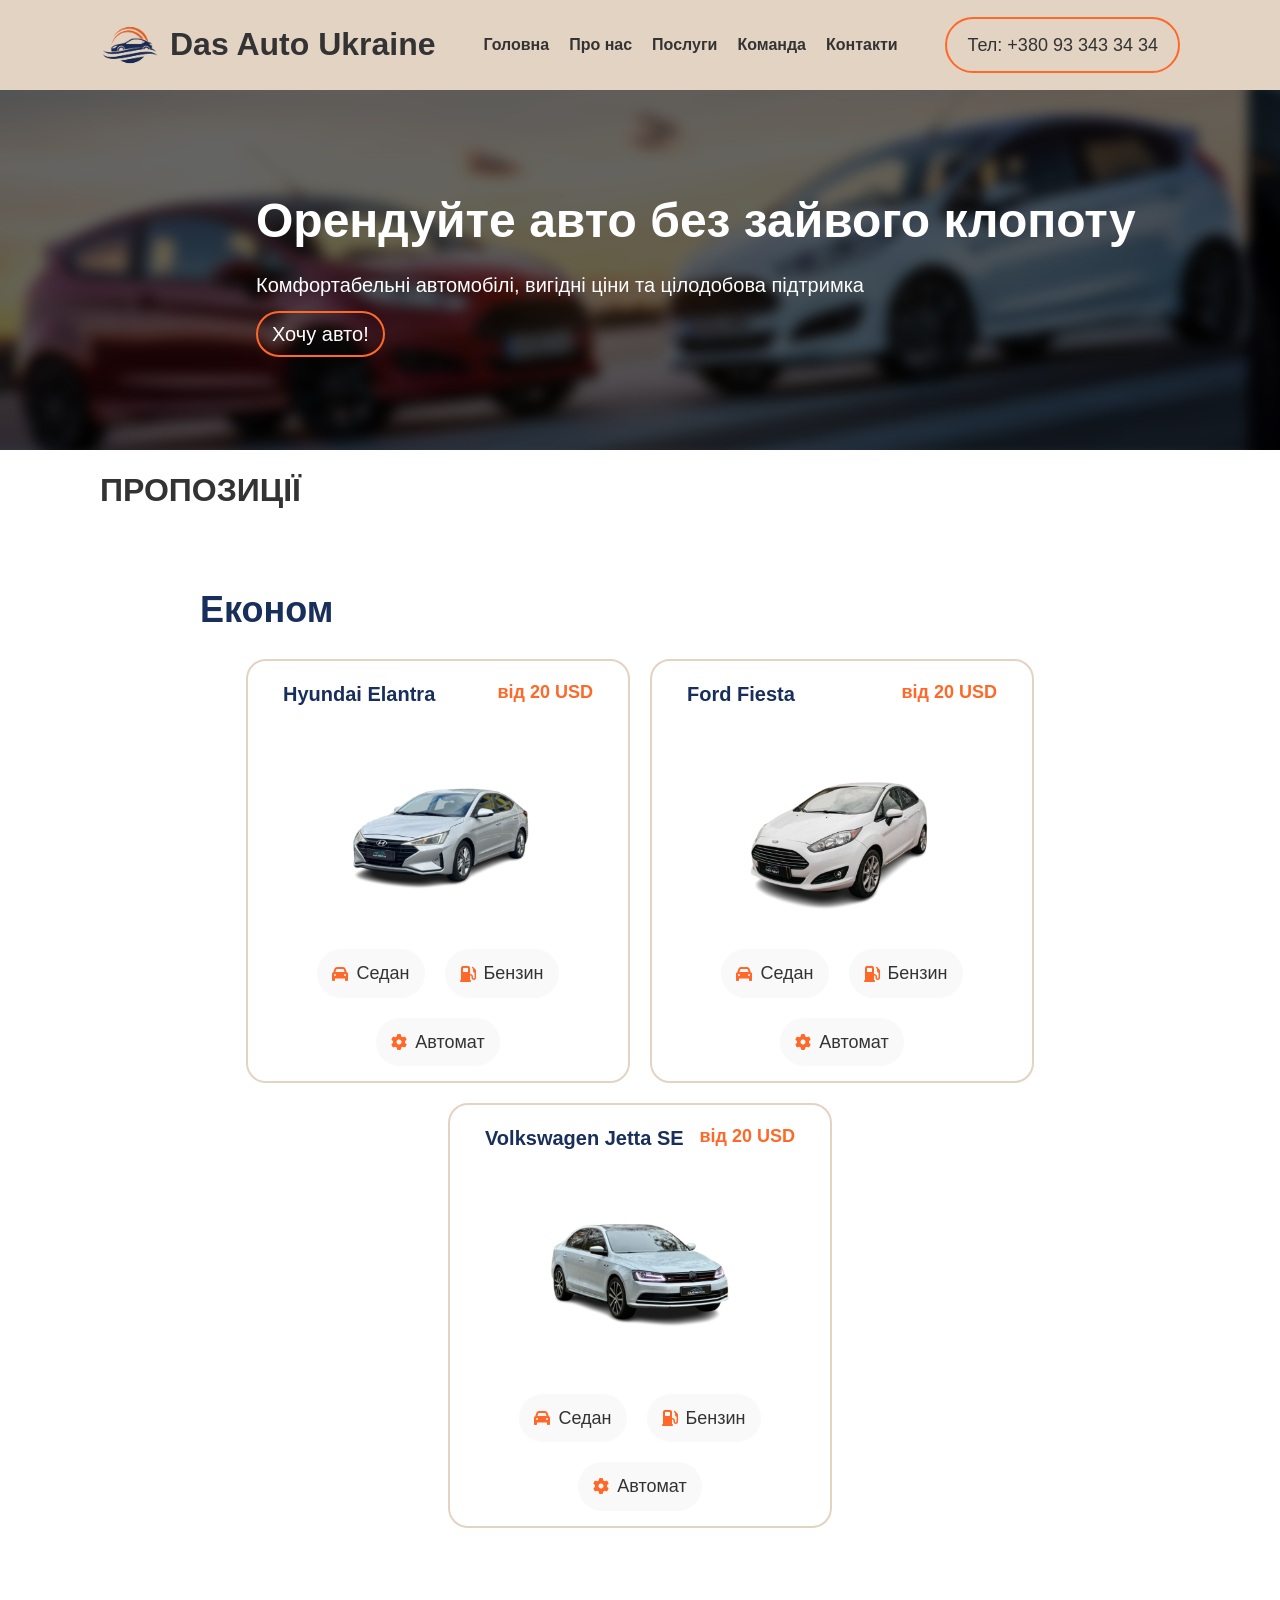
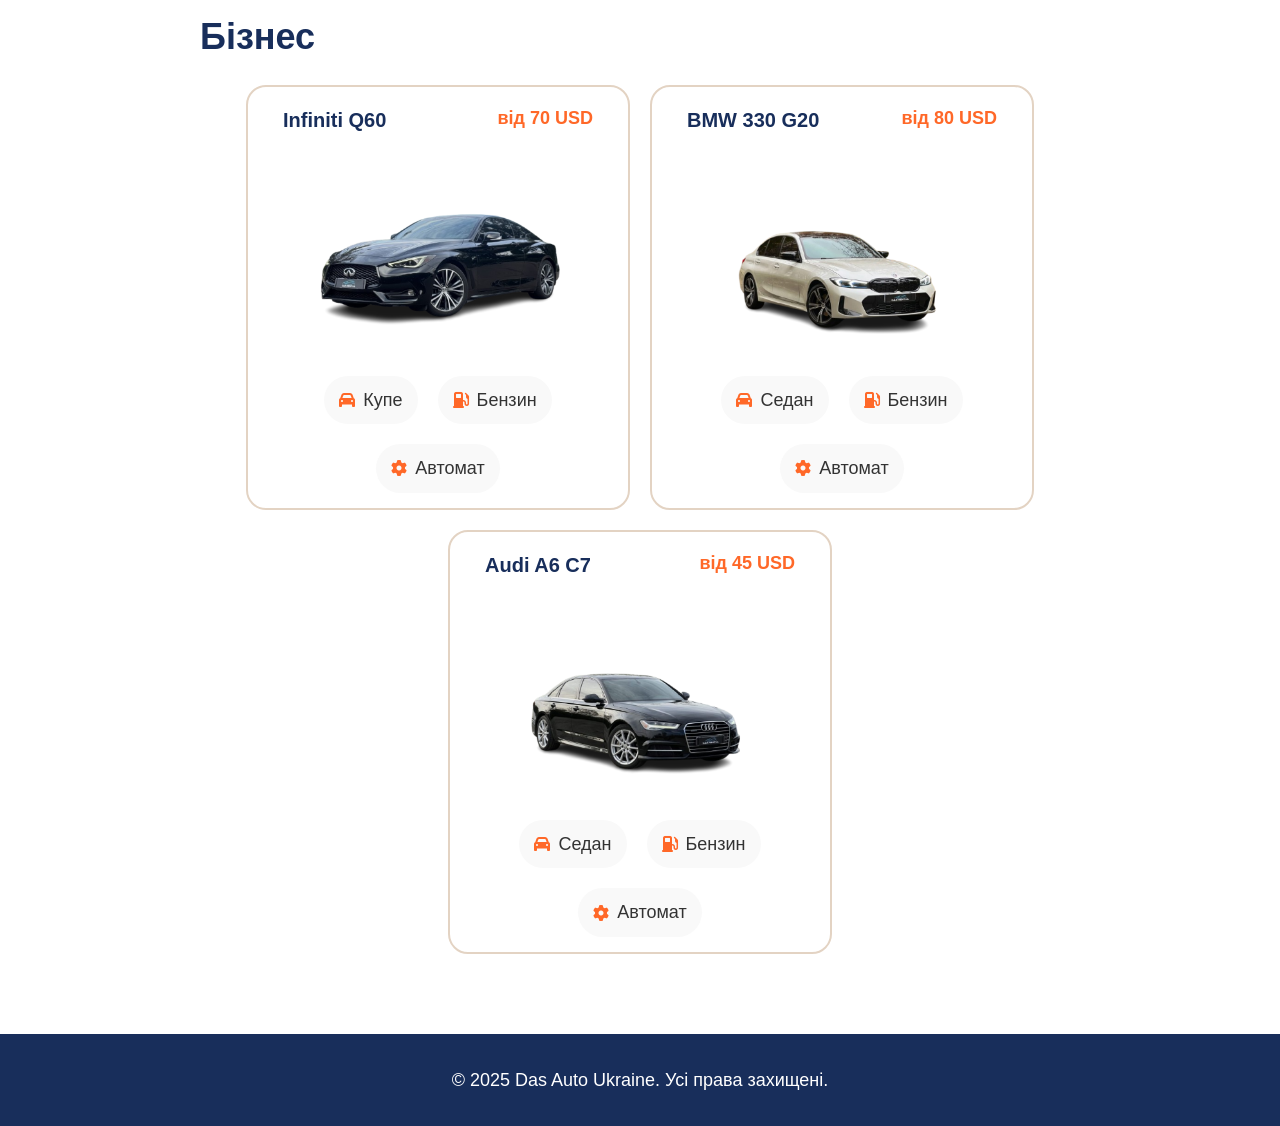
<file: lab1/index.html>
<!DOCTYPE html>
<html lang="en">
<head>
    <meta charset="UTF-8">
    <meta name="viewport" content="width=device-width, initial-scale=1.0">
    <title>Моя сторінка</title>
    <link rel = "stylesheet" href = "css/style.css">
    <link rel="stylesheet" href="https://cdnjs.cloudflare.com/ajax/libs/font-awesome/6.5.1/css/all.min.css">
</head>
<body>
    <div class="app">

    <!-- Header -->
    <header>
        <div class = "logo">
            <img src = "images/logo.png" alt = "AutoRent Logo">
            <h1>Das Auto Ukraine</h1>
        </div>

        <!-- Навігація -->
        <nav>
            <ul>
                <li><a href="index.html">Головна</a></li>
                <li><a href="about.html">Про нас</a></li>
                <li><a href="services.html">Послуги</a></li>
                <li><a href="team.html">Команда</a></li>
                <li><a href="contacts.html">Контакти</a></li>
            </ul>
        </nav>

        <div class = "header-contacts">
            <p>Тел: +380 93 343 34 34</p>
        </div>
    </header>

    <!-- Main -->
    <main>

        <!-- CAROUSEL 
            Містить в собі картинки що змінюють одна одну 
        -->
        <div class="carousel">
            <div class="carousel-track">
                <img src="images/slide1.jpg" alt="Slide 1">
                <img src="images/slide2.jpg" alt="Slide 2">
                <img src="images/slide3.jpg" alt="Slide 3">
            </div>

            <div class="carousel-text">
                <h1>Орендуйте авто без зайвого клопоту </h1>
                <p>Комфортабельні автомобілі, вигідні ціни та цілодобова підтримка</p>
                <a href="services.html">Хочу авто!</a>
            </div>
        </div>

        <!-- Головний контетн -->
        <div class="content-home">
                <h1>ПРОПОЗИЦІЇ</h1>
                <section class="economy-cars">
                    <h2>Економ</h2>
                    
                    <!-- 
                        Контейнер cards тримає в собі картки автомобілів, що можна орендувати
                        Картка автомобіля має в собі: назву авто, ціну оренди за добу, зображення автомобіля і певні характеристики.
                        Картка поділена на 3 блоки:
                        1. Блок-заголовок - містить назву автомобіля і ціну оренди
                        2. Блок-зображення - містить зображення автомобіля
                        3. Блок-інформація - містить в собі інформацію про автомобіль, значення одиниці інформації підписане текстом, а для розмуння самої одиниці є іконка, що була взята з Font Awesome Icons
                        Всі елемети розташовано з використанням display: flex (більше в style.css)
                    -->
                    <div class="cards">
                        
                        <div class="card">
                            <div class="card-title">
                                <p class="car-name">Hyundai Elantra</p>
                                <p class="car-price">від 20 USD</p>
                            </div>
                            <div class="car-img">
                                <img src="images/cars/economy/hyundai-elantra.png">
                            </div>
                            <div class="card-info">
                                <div class="info-item">
                                    <i class="fa-solid fa-car"></i>
                                    <p>Седан</p>
                                </div>
                                <div class="info-item">
                                    <i class="fa-solid fa-gas-pump"></i>
                                    <p>Бензин</p>
                                </div>
                                <div class="info-item">
                                    <i class="fa-solid fa-gear"></i>
                                    <p>Автомат</p>
                                </div>
                            </div>
                        </div>

                        <div class="card">
                            <div class="card-title">
                                <p class="car-name">Ford Fiesta</p>
                                <p class="car-price">від 20 USD</p>
                            </div>
                            <div class="car-img">
                                <img src="images/cars/economy/ford-fiesta.png">
                            </div>
                            <div class="card-info">
                                <div class="info-item">
                                    <i class="fa-solid fa-car"></i>
                                    <p>Седан</p>
                                </div>
                                <div class="info-item">
                                    <i class="fa-solid fa-gas-pump"></i>
                                    <p>Бензин</p>
                                </div>
                                <div class="info-item">
                                    <i class="fa-solid fa-gear"></i>
                                    <p>Автомат</p>
                                </div>
                            </div>
                        </div>

                        <div class="card">
                            <div class="card-title">
                                <p class="car-name">Volkswagen Jetta SE</p>
                                <p class="car-price">від 20 USD</p>
                            </div>
                            <div class="car-img">
                                <img src="images/cars/economy/volkswagen-jetta-se.png">
                            </div>
                            <div class="card-info">
                                <div class="info-item">
                                    <i class="fa-solid fa-car"></i>
                                    <p>Седан</p>
                                </div>
                                <div class="info-item">
                                    <i class="fa-solid fa-gas-pump"></i>
                                    <p>Бензин</p>
                                </div>
                                <div class="info-item">
                                    <i class="fa-solid fa-gear"></i>
                                    <p>Автомат</p>
                                </div>
                            </div>
                        </div>
                    
                    </div>
                </section>

                <section class="busines-cars">
                    <h2>Бізнес</h2>

                    <div class="cards">

                        <div class="card">
                            <div class="card-title">
                                <p class="car-name">Infiniti Q60</p>
                                <p class="car-price">від 70 USD</p>
                            </div>
                            <div class="car-img">
                                <img src="images/cars/busines/infinity-q60.png">
                            </div>
                            <div class="card-info">
                                <div class="info-item">
                                    <i class="fa-solid fa-car"></i>
                                    <p>Купе</p>
                                </div>
                                <div class="info-item">
                                    <i class="fa-solid fa-gas-pump"></i>
                                    <p>Бензин</p>
                                </div>
                                <div class="info-item">
                                    <i class="fa-solid fa-gear"></i>
                                    <p>Автомат</p>
                                </div>
                            </div>
                        </div>

                        <div class="card">
                            <div class="card-title">
                                <p class="car-name">BMW 330 G20</p>
                                <p class="car-price">від 80 USD</p>
                            </div>
                            <div class="car-img">
                                <img src="images/cars/busines/bmw-330-g20.png">
                            </div>
                            <div class="card-info">
                                <div class="info-item">
                                    <i class="fa-solid fa-car"></i>
                                    <p>Седан</p>
                                </div>
                                <div class="info-item">
                                    <i class="fa-solid fa-gas-pump"></i>
                                    <p>Бензин</p>
                                </div>
                                <div class="info-item">
                                    <i class="fa-solid fa-gear"></i>
                                    <p>Автомат</p>
                                </div>
                            </div>
                        </div>

                        <div class="card">
                            <div class="card-title">
                                <p class="car-name">Audi A6 C7</p>
                                <p class="car-price">від 45 USD</p>
                            </div>
                            <div class="car-img">
                                <img src="images/cars/busines/audi-a6-c7.png">
                            </div>
                            <div class="card-info">
                                <div class="info-item">
                                    <i class="fa-solid fa-car"></i>
                                    <p>Седан</p>
                                </div>
                                <div class="info-item">
                                    <i class="fa-solid fa-gas-pump"></i>
                                    <p>Бензин</p>
                                </div>
                                <div class="info-item">
                                    <i class="fa-solid fa-gear"></i>
                                    <p>Автомат</p>
                                </div>
                            </div>
                        </div>

                    </div>
                </section>
        </div>

    </main>

    <!-- Footer -->
    <footer>
        <p>© 2025 Das Auto Ukraine. Усі права захищені.</p>
    </footer>
    

    </div>

    <script src="js/carousel.js"></script>
</body>
</html>
</file>
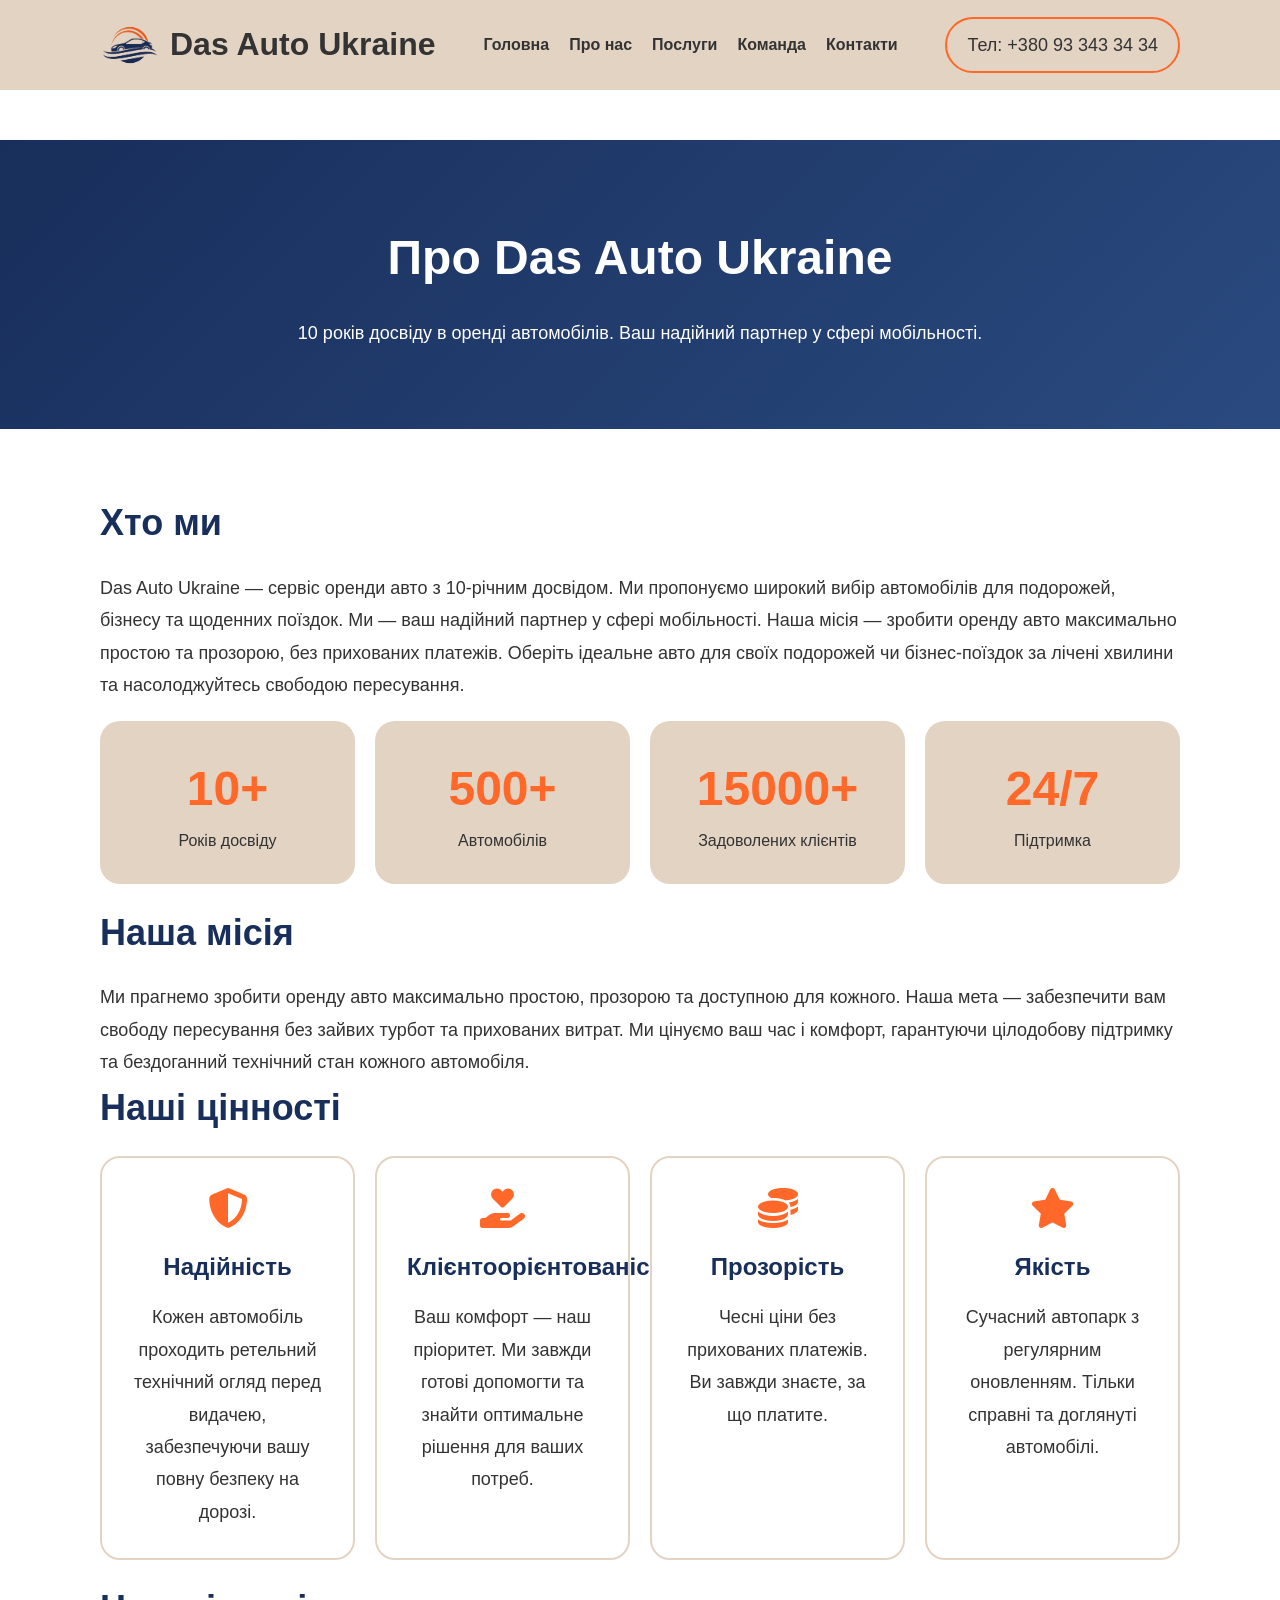
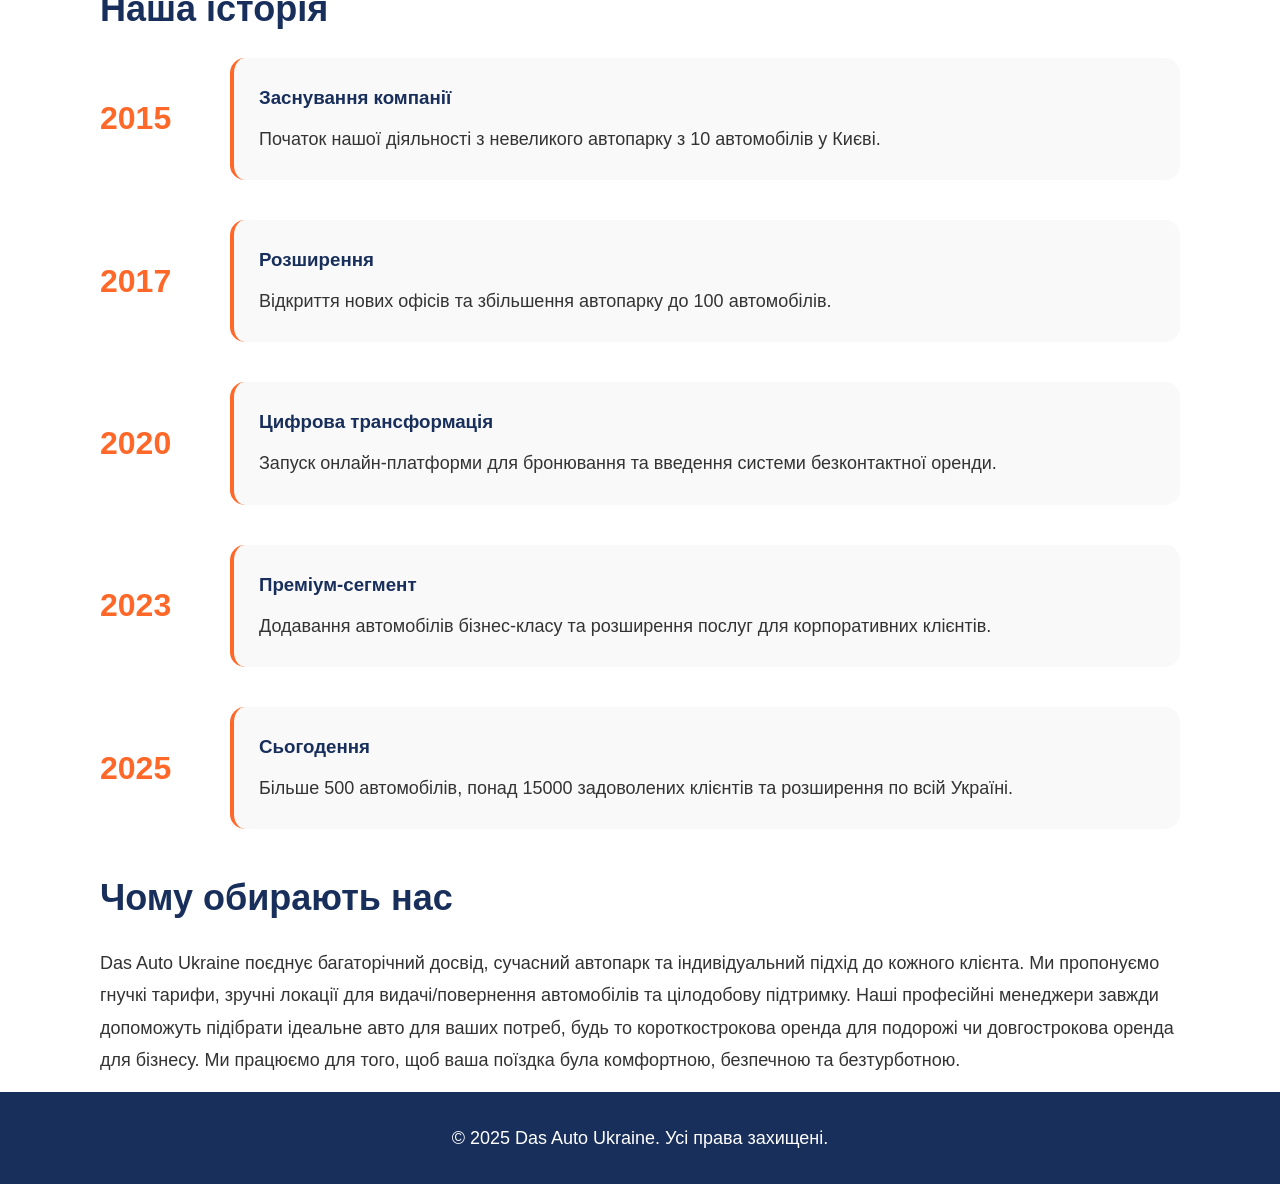
<file: about.html>
<!DOCTYPE html>
<html lang="uk">
<head>
    <meta charset="UTF-8">
    <meta name="viewport" content="width=device-width, initial-scale=1.0">
    <title>Про нас - Das Auto Ukraine</title>
    <link rel="stylesheet" href="css/style.css">
    <link rel="stylesheet" href="https://cdnjs.cloudflare.com/ajax/libs/font-awesome/6.5.1/css/all.min.css">
    <link rel = "stylesheet" href = "css/style.css">
</head>
<body>
    <div class="app">
        <!-- Header -->
        <header>
            <div class="logo">
                <img src="images/logo.png" alt="AutoRent Logo">
                <h1>Das Auto Ukraine</h1>
            </div>

            <nav>
                <ul>
                    <li><a href="index.html">Головна</a></li>
                    <li><a href="about.html">Про нас</a></li>
                    <li><a href="services.html">Послуги</a></li>
                    <li><a href="team.html">Команда</a></li>
                    <li><a href="contacts.html">Контакти</a></li>
                </ul>
            </nav>

            <div class="header-contacts">
                <p>Тел: +380 93 343 34 34</p>
            </div>
        </header>

        <!-- Main -->
        <main>
            <!-- Hero Section -->
            <section class="about-hero">
                <h1>Про Das Auto Ukraine</h1>
                <p>10 років досвіду в оренді автомобілів. Ваш надійний партнер у сфері мобільності.</p>
            </section>

            <!-- Main Content -->
            <div class="about-content">
                <!-- Company Overview -->
                <div class="about-section">
                    <h2>Хто ми</h2>
                    <p>Das Auto Ukraine — сервіс оренди авто з 10-річним досвідом. Ми пропонуємо широкий вибір автомобілів для подорожей, бізнесу та щоденних поїздок. Ми — ваш надійний партнер у сфері мобільності. Наша місія — зробити оренду авто максимально простою та прозорою, без прихованих платежів. Оберіть ідеальне авто для своїх подорожей чи бізнес-поїздок за лічені хвилини та насолоджуйтесь свободою пересування.</p>
                </div>

                <!-- Stats -->
                <div class="stats-container">
                    <div class="stat-card">
                        <div class="stat-number">10+</div>
                        <div class="stat-label">Років досвіду</div>
                    </div>
                    <div class="stat-card">
                        <div class="stat-number">500+</div>
                        <div class="stat-label">Автомобілів</div>
                    </div>
                    <div class="stat-card">
                        <div class="stat-number">15000+</div>
                        <div class="stat-label">Задоволених клієнтів</div>
                    </div>
                    <div class="stat-card">
                        <div class="stat-number">24/7</div>
                        <div class="stat-label">Підтримка</div>
                    </div>
                </div>

                <!-- Mission & Vision -->
                <div class="about-section">
                    <h2>Наша місія</h2>
                    <p>Ми прагнемо зробити оренду авто максимально простою, прозорою та доступною для кожного. Наша мета — забезпечити вам свободу пересування без зайвих турбот та прихованих витрат. Ми цінуємо ваш час і комфорт, гарантуючи цілодобову підтримку та бездоганний технічний стан кожного автомобіля.</p>
                </div>

                <!-- Values -->
                <div class="about-section">
                    <h2>Наші цінності</h2>
                    <div class="values-grid">
                        <div class="value-card">
                            <i class="fa-solid fa-shield-halved"></i>
                            <h3>Надійність</h3>
                            <p>Кожен автомобіль проходить ретельний технічний огляд перед видачею, забезпечуючи вашу повну безпеку на дорозі.</p>
                        </div>
                        <div class="value-card">
                            <i class="fa-solid fa-hand-holding-heart"></i>
                            <h3>Клієнтоорієнтованість</h3>
                            <p>Ваш комфорт — наш пріоритет. Ми завжди готові допомогти та знайти оптимальне рішення для ваших потреб.</p>
                        </div>
                        <div class="value-card">
                            <i class="fa-solid fa-coins"></i>
                            <h3>Прозорість</h3>
                            <p>Чесні ціни без прихованих платежів. Ви завжди знаєте, за що платите.</p>
                        </div>
                        <div class="value-card">
                            <i class="fa-solid fa-star"></i>
                            <h3>Якість</h3>
                            <p>Сучасний автопарк з регулярним оновленням. Тільки справні та доглянуті автомобілі.</p>
                        </div>
                    </div>
                </div>

                <!-- History Timeline -->
                <div class="about-section">
                    <h2>Наша історія</h2>
                    <div class="timeline">
                        <div class="timeline-item">
                            <div class="timeline-year">2015</div>
                            <div class="timeline-content">
                                <h3>Заснування компанії</h3>
                                <p>Початок нашої діяльності з невеликого автопарку з 10 автомобілів у Києві.</p>
                            </div>
                        </div>
                        <div class="timeline-item">
                            <div class="timeline-year">2017</div>
                            <div class="timeline-content">
                                <h3>Розширення</h3>
                                <p>Відкриття нових офісів та збільшення автопарку до 100 автомобілів.</p>
                            </div>
                        </div>
                        <div class="timeline-item">
                            <div class="timeline-year">2020</div>
                            <div class="timeline-content">
                                <h3>Цифрова трансформація</h3>
                                <p>Запуск онлайн-платформи для бронювання та введення системи безконтактної оренди.</p>
                            </div>
                        </div>
                        <div class="timeline-item">
                            <div class="timeline-year">2023</div>
                            <div class="timeline-content">
                                <h3>Преміум-сегмент</h3>
                                <p>Додавання автомобілів бізнес-класу та розширення послуг для корпоративних клієнтів.</p>
                            </div>
                        </div>
                        <div class="timeline-item">
                            <div class="timeline-year">2025</div>
                            <div class="timeline-content">
                                <h3>Сьогодення</h3>
                                <p>Більше 500 автомобілів, понад 15000 задоволених клієнтів та розширення по всій Україні.</p>
                            </div>
                        </div>
                    </div>
                </div>

                <!-- Why Choose Us -->
                <div class="about-section">
                    <h2>Чому обирають нас</h2>
                    <p>Das Auto Ukraine поєднує багаторічний досвід, сучасний автопарк та індивідуальний підхід до кожного клієнта. Ми пропонуємо гнучкі тарифи, зручні локації для видачі/повернення автомобілів та цілодобову підтримку. Наші професійні менеджери завжди допоможуть підібрати ідеальне авто для ваших потреб, будь то короткострокова оренда для подорожі чи довгострокова оренда для бізнесу. Ми працюємо для того, щоб ваша поїздка була комфортною, безпечною та безтурботною.</p>
                </div>
            </div>
        </main>

        <!-- Footer -->
        <footer>
            <p>© 2025 Das Auto Ukraine. Усі права захищені.</p>
        </footer>
    </div>
</body>
</html>
</file>
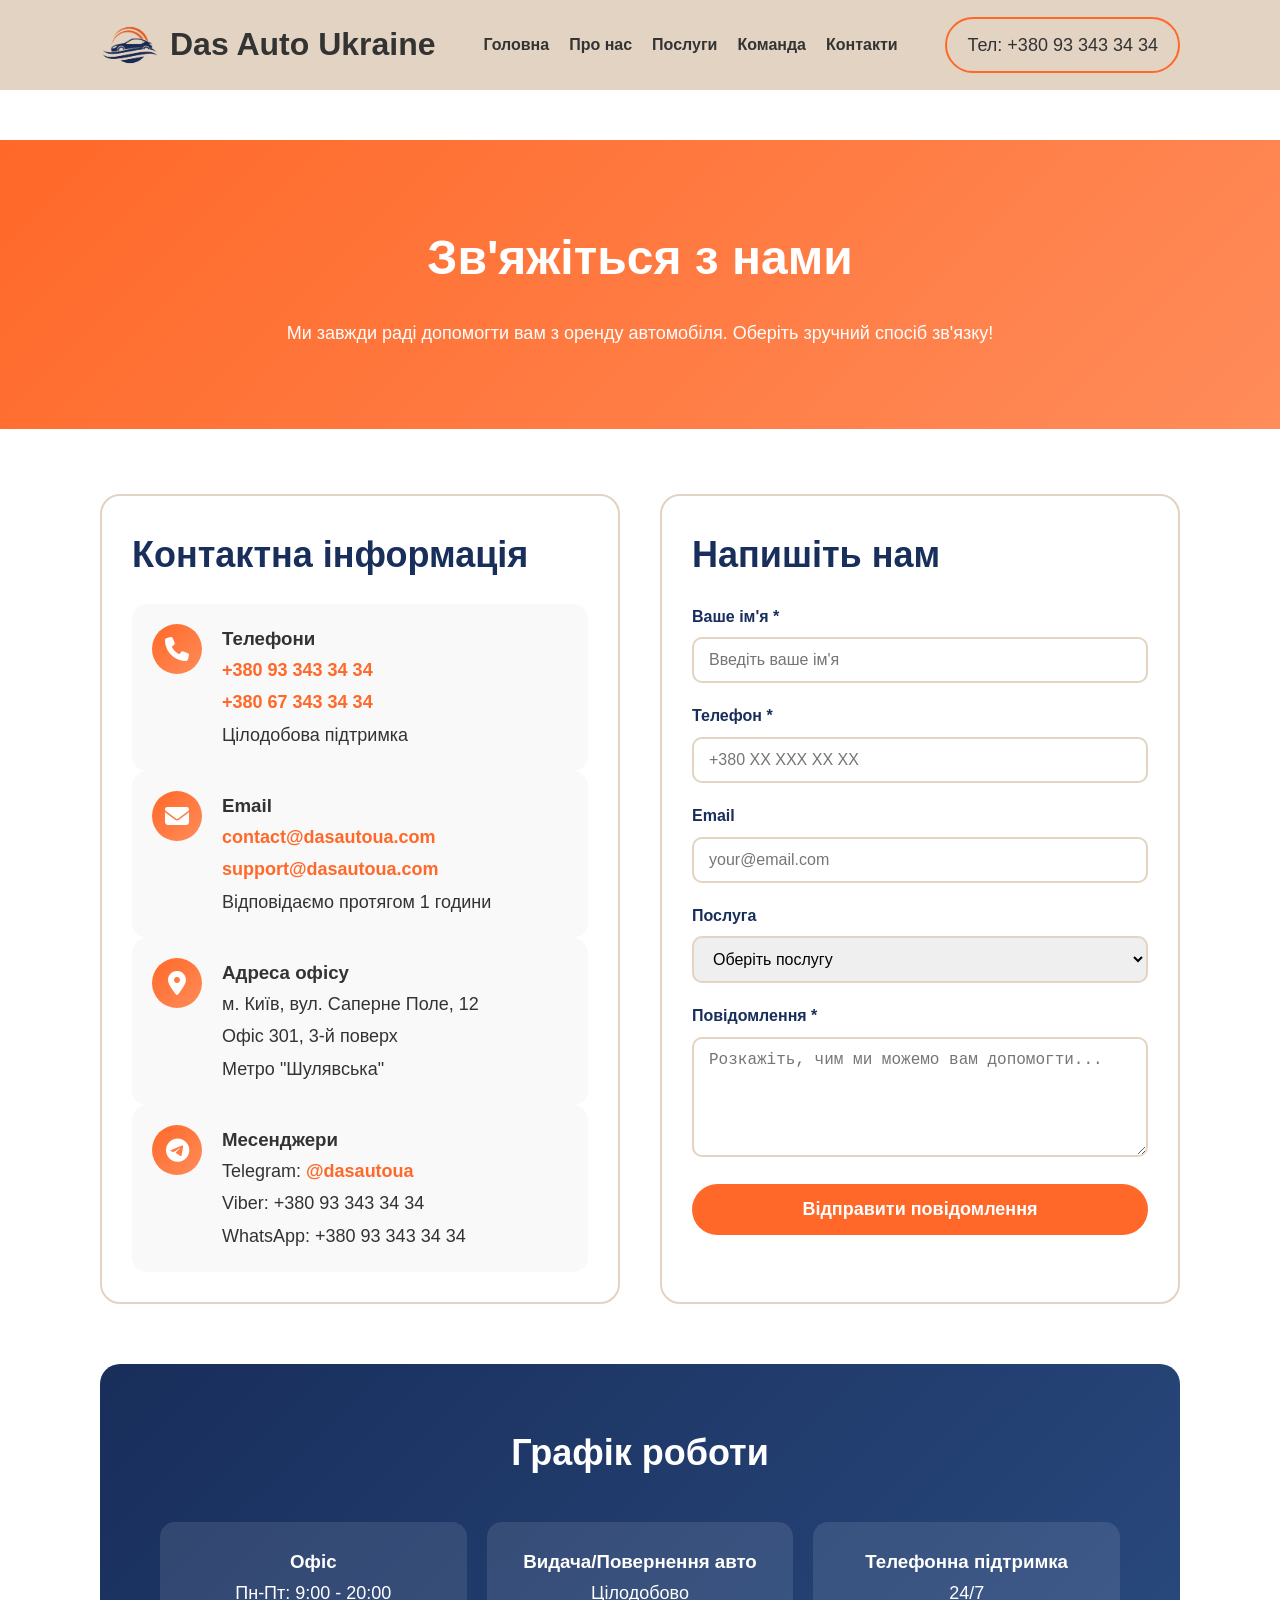
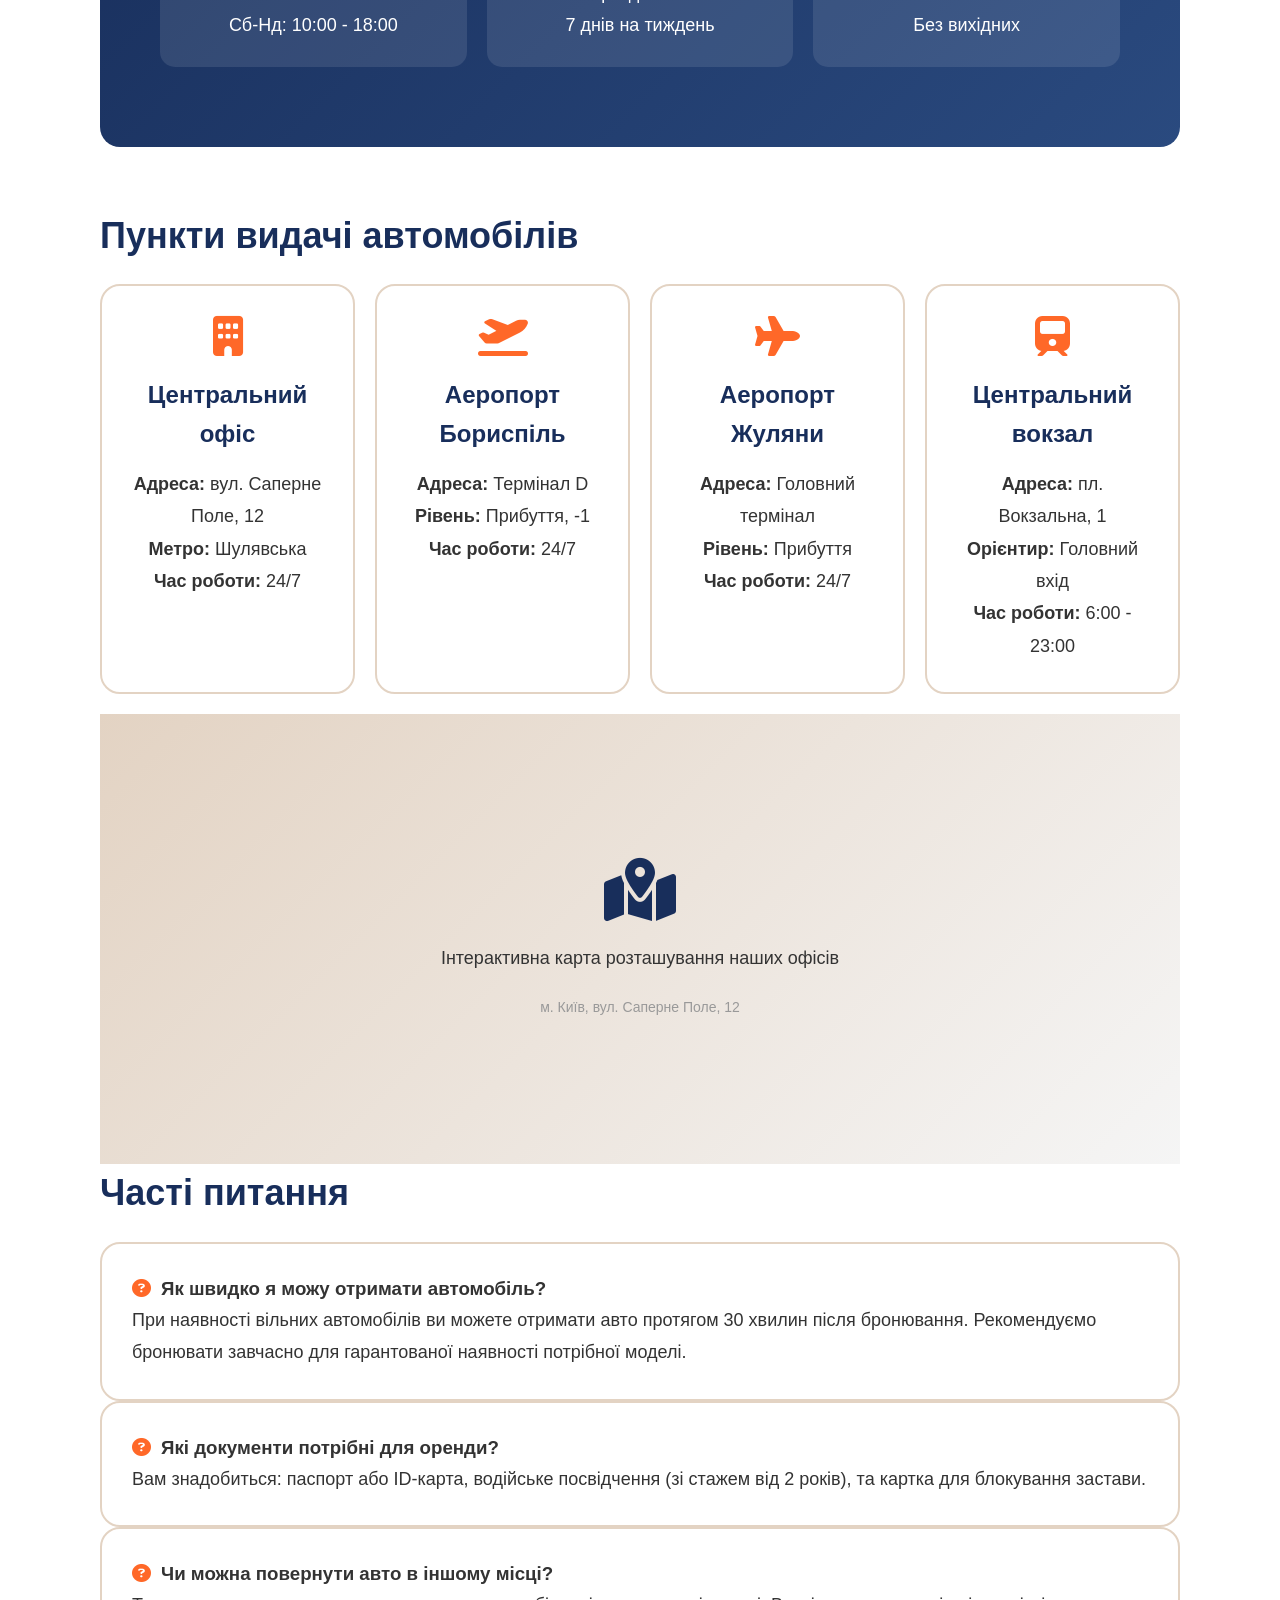
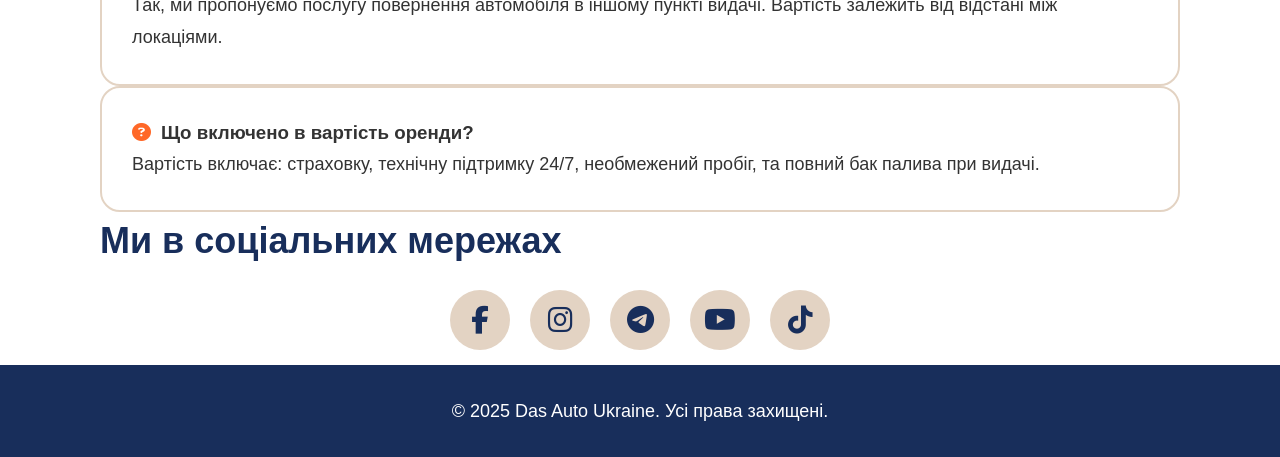
<file: contacts.html>
<!DOCTYPE html>
<html lang="uk">
<head>
    <meta charset="UTF-8">
    <meta name="viewport" content="width=device-width, initial-scale=1.0">
    <title>Контакти - Das Auto Ukraine</title>
    <link rel="stylesheet" href="css/style.css">
    <link rel="stylesheet" href="https://cdnjs.cloudflare.com/ajax/libs/font-awesome/6.5.1/css/all.min.css">
    <link rel = "stylesheet" href = "css/style.css">
</head>
<body>
    <div class="app">
        <!-- Header -->
        <header>
            <div class="logo">
                <img src="images/logo.png" alt="AutoRent Logo">
                <h1>Das Auto Ukraine</h1>
            </div>

            <nav>
                <ul>
                    <li><a href="index.html">Головна</a></li>
                    <li><a href="about.html">Про нас</a></li>
                    <li><a href="services.html">Послуги</a></li>
                    <li><a href="team.html">Команда</a></li>
                    <li><a href="contacts.html">Контакти</a></li>
                </ul>
            </nav>

            <div class="header-contacts">
                <p>Тел: +380 93 343 34 34</p>
            </div>
        </header>

        <!-- Main -->
        <main>
            <!-- Hero Section -->
            <section class="contacts-hero">
                <h1>Зв'яжіться з нами</h1>
                <p>Ми завжди раді допомогти вам з оренду автомобіля. Оберіть зручний спосіб зв'язку!</p>
            </section>

            <!-- Main Content -->
            <div class="contacts-content">
                
                <!-- Contact Info and Form Grid -->
                <div class="contacts-grid">
                    <!-- Contact Information -->
                    <div class="contact-info-section">
                        <h2>Контактна інформація</h2>
                        
                        <div class="contact-item-large">
                            <div class="contact-icon-large">
                                <i class="fa-solid fa-phone"></i>
                            </div>
                            <div class="contact-details">
                                <h3>Телефони</h3>
                                <p><a href="tel:+380933433434">+380 93 343 34 34</a></p>
                                <p><a href="tel:+380673433434">+380 67 343 34 34</a></p>
                                <p>Цілодобова підтримка</p>
                            </div>
                        </div>

                        <div class="contact-item-large">
                            <div class="contact-icon-large">
                                <i class="fa-solid fa-envelope"></i>
                            </div>
                            <div class="contact-details">
                                <h3>Email</h3>
                                <p><a href="mailto:contact@dasautoua.com">contact@dasautoua.com</a></p>
                                <p><a href="mailto:support@dasautoua.com">support@dasautoua.com</a></p>
                                <p>Відповідаємо протягом 1 години</p>
                            </div>
                        </div>

                        <div class="contact-item-large">
                            <div class="contact-icon-large">
                                <i class="fa-solid fa-location-dot"></i>
                            </div>
                            <div class="contact-details">
                                <h3>Адреса офісу</h3>
                                <p>м. Київ, вул. Саперне Поле, 12</p>
                                <p>Офіс 301, 3-й поверх</p>
                                <p>Метро "Шулявська"</p>
                            </div>
                        </div>

                        <div class="contact-item-large">
                            <div class="contact-icon-large">
                                <i class="fa-brands fa-telegram"></i>
                            </div>
                            <div class="contact-details">
                                <h3>Месенджери</h3>
                                <p>Telegram: <a href="#">@dasautoua</a></p>
                                <p>Viber: +380 93 343 34 34</p>
                                <p>WhatsApp: +380 93 343 34 34</p>
                            </div>
                        </div>
                    </div>

                    <!-- Contact Form -->
                    <div class="contact-form">
                        <h2>Напишіть нам</h2>
                        <form id="contactForm">
                            <div class="form-group">
                                <label for="name">Ваше ім'я *</label>
                                <input type="text" id="name" name="name" required placeholder="Введіть ваше ім'я">
                            </div>

                            <div class="form-group">
                                <label for="phone">Телефон *</label>
                                <input type="tel" id="phone" name="phone" required placeholder="+380 XX XXX XX XX">
                            </div>

                            <div class="form-group">
                                <label for="email">Email</label>
                                <input type="email" id="email" name="email" placeholder="your@email.com">
                            </div>

                            <div class="form-group">
                                <label for="service">Послуга</label>
                                <select id="service" name="service">
                                    <option value="">Оберіть послугу</option>
                                    <option value="rent">Оренда автомобіля</option>
                                    <option value="driver">Оренда з водієм</option>
                                    <option value="longterm">Довгострокова оренда</option>
                                    <option value="corporate">Корпоративна оренда</option>
                                    <option value="other">Інше</option>
                                </select>
                            </div>

                            <div class="form-group">
                                <label for="message">Повідомлення *</label>
                                <textarea id="message" name="message" required placeholder="Розкажіть, чим ми можемо вам допомогти..."></textarea>
                            </div>

                            <button type="submit" class="submit-button">Відправити повідомлення</button>
                        </form>
                    </div>
                </div>

                <!-- Working Hours -->
                <div class="working-hours">
                    <h2>Графік роботи</h2>
                    <div class="hours-grid">
                        <div class="hours-item">
                            <h3>Офіс</h3>
                            <p>Пн-Пт: 9:00 - 20:00</p>
                            <p>Сб-Нд: 10:00 - 18:00</p>
                        </div>
                        <div class="hours-item">
                            <h3>Видача/Повернення авто</h3>
                            <p>Цілодобово</p>
                            <p>7 днів на тиждень</p>
                        </div>
                        <div class="hours-item">
                            <h3>Телефонна підтримка</h3>
                            <p>24/7</p>
                            <p>Без вихідних</p>
                        </div>
                    </div>
                </div>

                <!-- Locations -->
                <div class="locations-section">
                    <h2>Пункти видачі автомобілів</h2>
                    <div class="locations-grid">
                        <div class="location-card">
                            <i class="fa-solid fa-building"></i>
                            <h3>Центральний офіс</h3>
                            <p><strong>Адреса:</strong> вул. Саперне Поле, 12</p>
                            <p><strong>Метро:</strong> Шулявська</p>
                            <p><strong>Час роботи:</strong> 24/7</p>
                        </div>

                        <div class="location-card">
                            <i class="fa-solid fa-plane-departure"></i>
                            <h3>Аеропорт Бориспіль</h3>
                            <p><strong>Адреса:</strong> Термінал D</p>
                            <p><strong>Рівень:</strong> Прибуття, -1</p>
                            <p><strong>Час роботи:</strong> 24/7</p>
                        </div>

                        <div class="location-card">
                            <i class="fa-solid fa-plane"></i>
                            <h3>Аеропорт Жуляни</h3>
                            <p><strong>Адреса:</strong> Головний термінал</p>
                            <p><strong>Рівень:</strong> Прибуття</p>
                            <p><strong>Час роботи:</strong> 24/7</p>
                        </div>

                        <div class="location-card">
                            <i class="fa-solid fa-train"></i>
                            <h3>Центральний вокзал</h3>
                            <p><strong>Адреса:</strong> пл. Вокзальна, 1</p>
                            <p><strong>Орієнтир:</strong> Головний вхід</p>
                            <p><strong>Час роботи:</strong> 6:00 - 23:00</p>
                        </div>
                    </div>
                </div>

                <!-- Map -->
                <div class="map-section">
                    <div class="map-placeholder">
                        <i class="fa-solid fa-map-location-dot"></i>
                        <p>Інтерактивна карта розташування наших офісів</p>
                        <p style="font-size: 14px; color: #999;">м. Київ, вул. Саперне Поле, 12</p>
                    </div>
                </div>

                <!-- FAQ -->
                <div class="faq-section">
                    <h2>Часті питання</h2>
                    
                    <div class="faq-item">
                        <h3><i class="fa-solid fa-circle-question" style="color: #ff6828; margin-right: 10px;"></i>Як швидко я можу отримати автомобіль?</h3>
                        <p>При наявності вільних автомобілів ви можете отримати авто протягом 30 хвилин після бронювання. Рекомендуємо бронювати завчасно для гарантованої наявності потрібної моделі.</p>
                    </div>

                    <div class="faq-item">
                        <h3><i class="fa-solid fa-circle-question" style="color: #ff6828; margin-right: 10px;"></i>Які документи потрібні для оренди?</h3>
                        <p>Вам знадобиться: паспорт або ID-карта, водійське посвідчення (зі стажем від 2 років), та картка для блокування застави.</p>
                    </div>

                    <div class="faq-item">
                        <h3><i class="fa-solid fa-circle-question" style="color: #ff6828; margin-right: 10px;"></i>Чи можна повернути авто в іншому місці?</h3>
                        <p>Так, ми пропонуємо послугу повернення автомобіля в іншому пункті видачі. Вартість залежить від відстані між локаціями.</p>
                    </div>

                    <div class="faq-item">
                        <h3><i class="fa-solid fa-circle-question" style="color: #ff6828; margin-right: 10px;"></i>Що включено в вартість оренди?</h3>
                        <p>Вартість включає: страховку, технічну підтримку 24/7, необмежений пробіг, та повний бак палива при видачі.</p>
                    </div>
                </div>

                <!-- Social Media -->
                <div class="social-section">
                    <h2>Ми в соціальних мережах</h2>
                    <div class="social-links">
                        <a href="#" class="social-link" title="Facebook">
                            <i class="fa-brands fa-facebook-f"></i>
                        </a>
                        <a href="#" class="social-link" title="Instagram">
                            <i class="fa-brands fa-instagram"></i>
                        </a>
                        <a href="#" class="social-link" title="Telegram">
                            <i class="fa-brands fa-telegram"></i>
                        </a>
                        <a href="#" class="social-link" title="YouTube">
                            <i class="fa-brands fa-youtube"></i>
                        </a>
                        <a href="#" class="social-link" title="TikTok">
                            <i class="fa-brands fa-tiktok"></i>
                        </a>
                    </div>
                </div>
            </div>
        </main>

        <!-- Footer -->
        <footer>
            <p>© 2025 Das Auto Ukraine. Усі права захищені.</p>
        </footer>
    </div>

    <script>
        document.getElementById('contactForm').addEventListener('submit', function(e) {
            e.preventDefault();
            
            // Simple form validation
            const name = document.getElementById('name').value;
            const phone = document.getElementById('phone').value;
            const message = document.getElementById('message').value;
            
            if (name && phone && message) {
                alert('Дякуємо за ваше повідомлення! Ми зв\'яжемося з вами найближчим часом.');
                this.reset();
            }
        });
    </script>
</body>
</html>
</file>
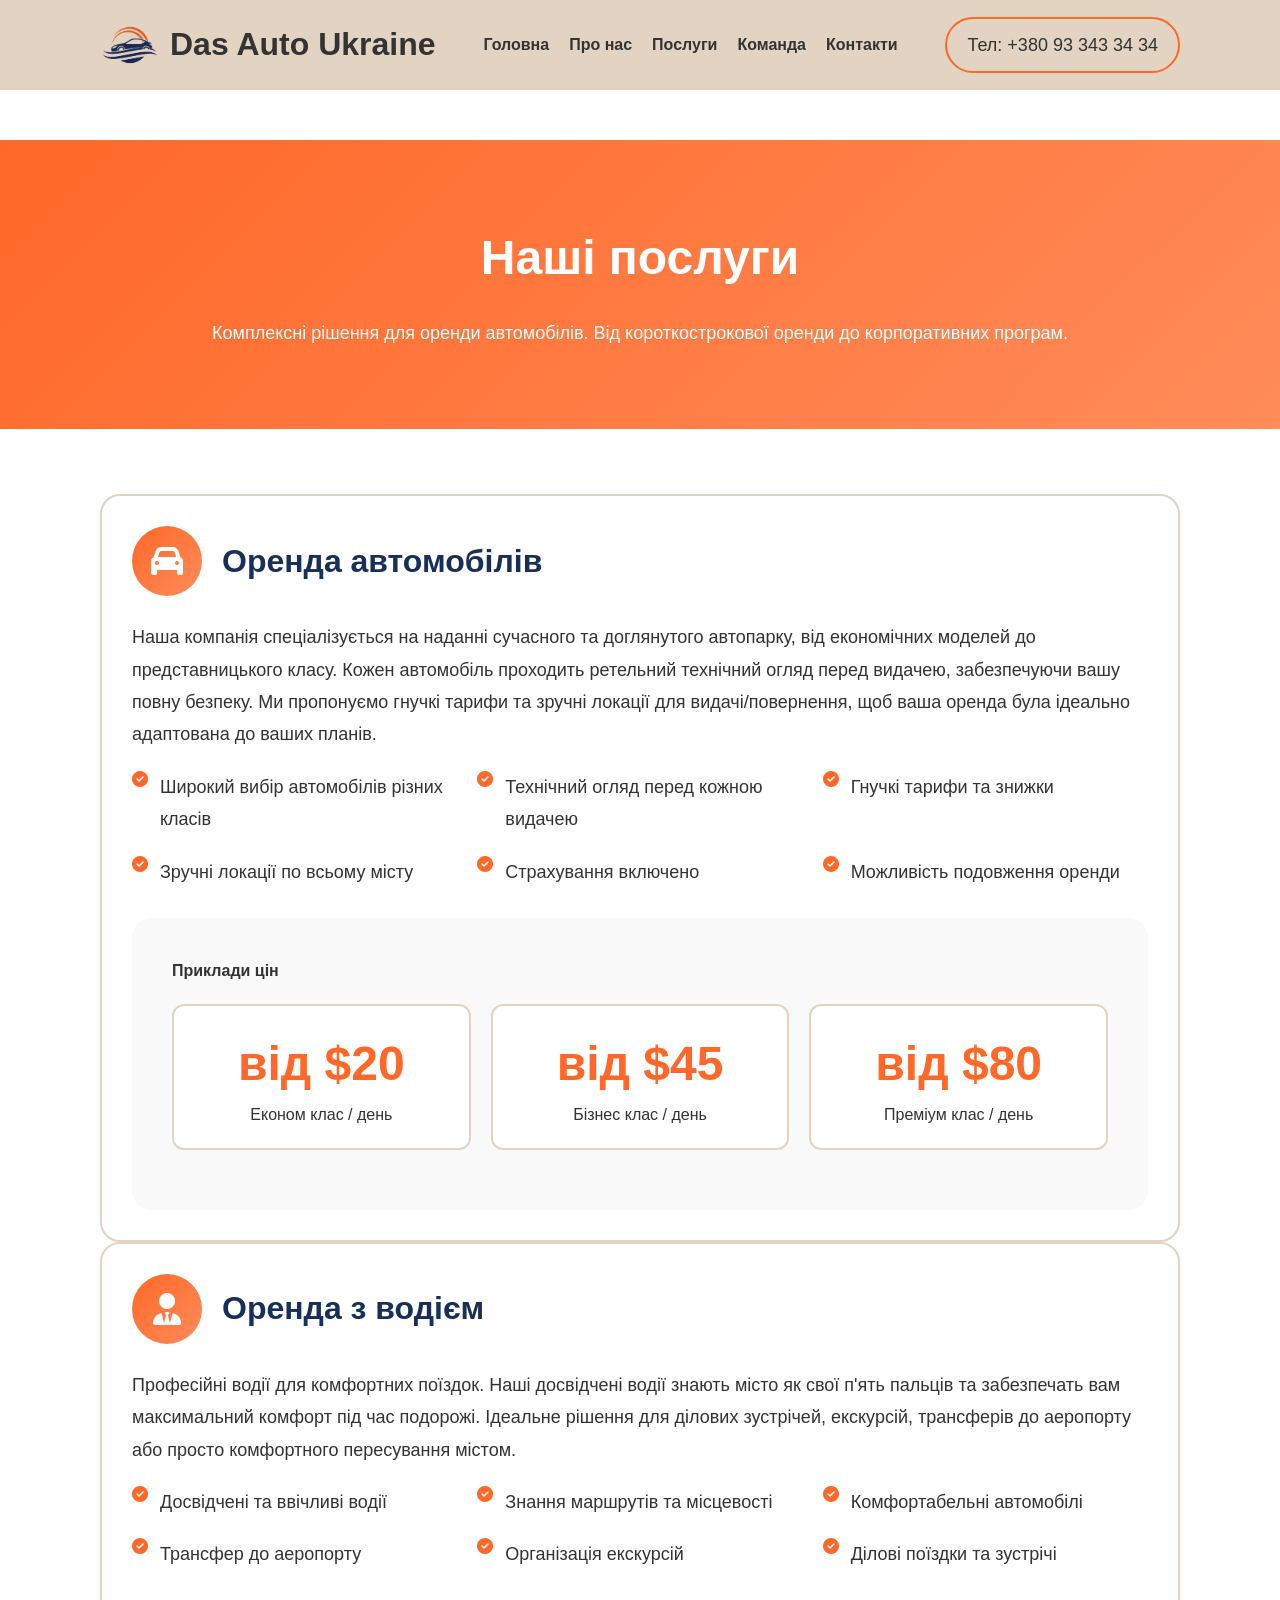
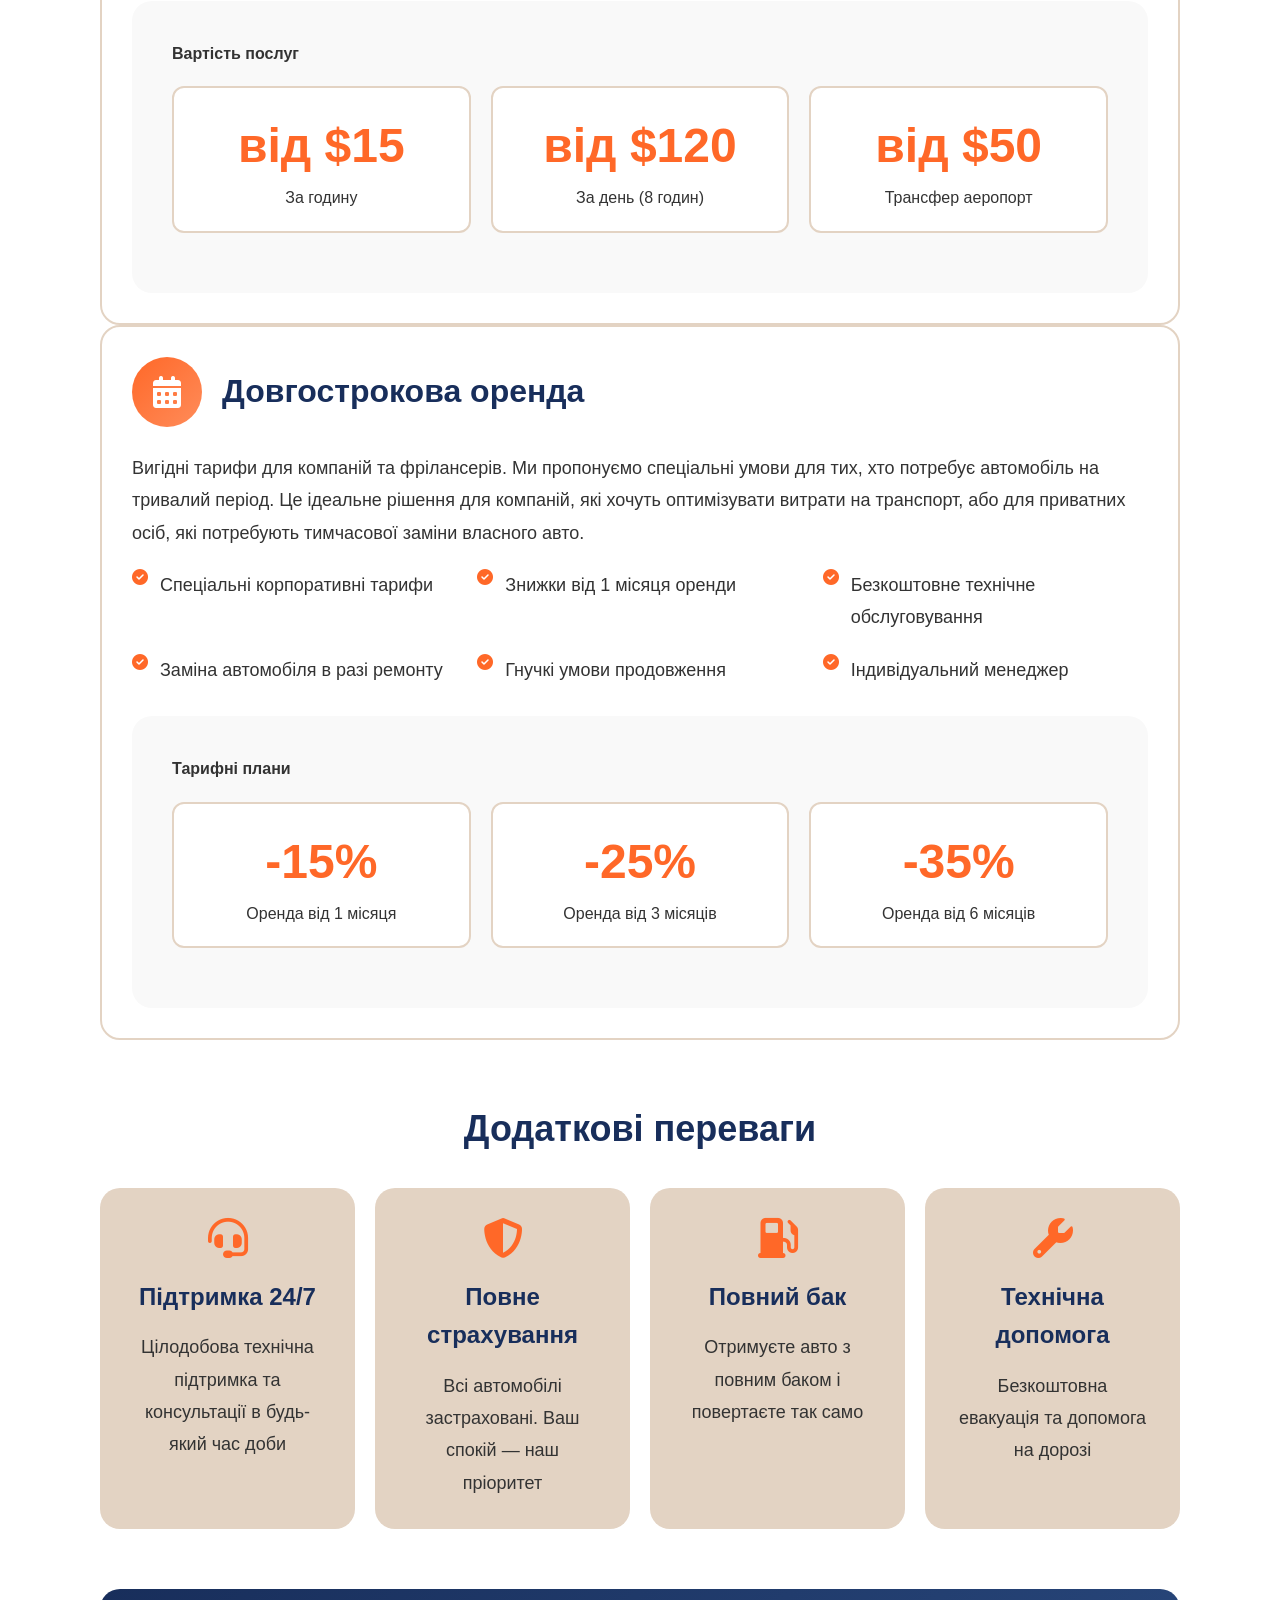
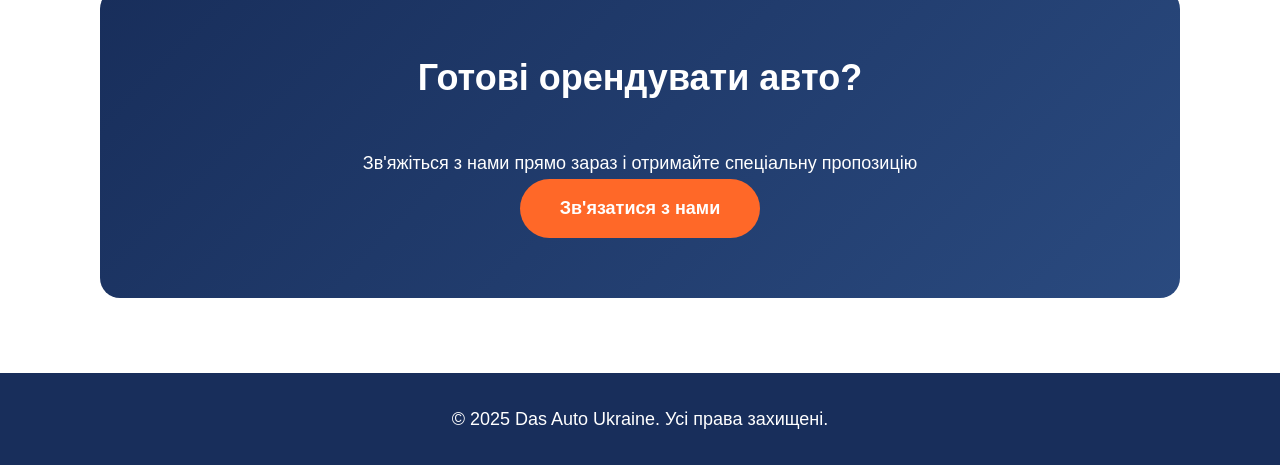
<file: services.html>
<!DOCTYPE html>
<html lang="uk">
<head>
    <meta charset="UTF-8">
    <meta name="viewport" content="width=device-width, initial-scale=1.0">
    <title>Послуги - Das Auto Ukraine</title>
    <link rel="stylesheet" href="css/style.css">
    <link rel="stylesheet" href="https://cdnjs.cloudflare.com/ajax/libs/font-awesome/6.5.1/css/all.min.css">
    <link rel = "stylesheet" href = "css/style.css">
</head>
<body>
    <div class="app">
        <!-- Header -->
        <header>
            <div class="logo">
                <img src="images/logo.png" alt="AutoRent Logo">
                <h1>Das Auto Ukraine</h1>
            </div>

            <nav>
                <ul>
                    <li><a href="index.html">Головна</a></li>
                    <li><a href="about.html">Про нас</a></li>
                    <li><a href="services.html">Послуги</a></li>
                    <li><a href="team.html">Команда</a></li>
                    <li><a href="contacts.html">Контакти</a></li>
                </ul>
            </nav>

            <div class="header-contacts">
                <p>Тел: +380 93 343 34 34</p>
            </div>
        </header>

        <!-- Main -->
        <main>
            <!-- Hero Section -->
            <section class="services-hero">
                <h1>Наші послуги</h1>
                <p>Комплексні рішення для оренди автомобілів. Від короткострокової оренди до корпоративних програм.</p>
            </section>

            <!-- Main Content -->
            <div class="services-content">
                
                <!-- Service 1: Оренда авто -->
                <div class="service-card-large">
                    <div class="service-header">
                        <div class="service-icon">
                            <i class="fa-solid fa-car"></i>
                        </div>
                        <h3>Оренда автомобілів</h3>
                    </div>
                    <p class="service-description">
                        Наша компанія спеціалізується на наданні сучасного та доглянутого автопарку, від економічних моделей до представницького класу. Кожен автомобіль проходить ретельний технічний огляд перед видачею, забезпечуючи вашу повну безпеку. Ми пропонуємо гнучкі тарифи та зручні локації для видачі/повернення, щоб ваша оренда була ідеально адаптована до ваших планів.
                    </p>
                    
                    <div class="service-features">
                        <div class="feature-item">
                            <i class="fa-solid fa-check-circle"></i>
                            <p>Широкий вибір автомобілів різних класів</p>
                        </div>
                        <div class="feature-item">
                            <i class="fa-solid fa-check-circle"></i>
                            <p>Технічний огляд перед кожною видачею</p>
                        </div>
                        <div class="feature-item">
                            <i class="fa-solid fa-check-circle"></i>
                            <p>Гнучкі тарифи та знижки</p>
                        </div>
                        <div class="feature-item">
                            <i class="fa-solid fa-check-circle"></i>
                            <p>Зручні локації по всьому місту</p>
                        </div>
                        <div class="feature-item">
                            <i class="fa-solid fa-check-circle"></i>
                            <p>Страхування включено</p>
                        </div>
                        <div class="feature-item">
                            <i class="fa-solid fa-check-circle"></i>
                            <p>Можливість подовження оренди</p>
                        </div>
                    </div>

                    <div class="pricing-section">
                        <h4>Приклади цін</h4>
                        <div class="price-grid">
                            <div class="price-item">
                                <div class="price-value">від $20</div>
                                <div class="price-label">Економ клас / день</div>
                            </div>
                            <div class="price-item">
                                <div class="price-value">від $45</div>
                                <div class="price-label">Бізнес клас / день</div>
                            </div>
                            <div class="price-item">
                                <div class="price-value">від $80</div>
                                <div class="price-label">Преміум клас / день</div>
                            </div>
                        </div>
                    </div>
                </div>

                <!-- Service 2: Оренда з водієм -->
                <div class="service-card-large">
                    <div class="service-header">
                        <div class="service-icon">
                            <i class="fa-solid fa-user-tie"></i>
                        </div>
                        <h3>Оренда з водієм</h3>
                    </div>
                    <p class="service-description">
                        Професійні водії для комфортних поїздок. Наші досвідчені водії знають місто як свої п'ять пальців та забезпечать вам максимальний комфорт під час подорожі. Ідеальне рішення для ділових зустрічей, екскурсій, трансферів до аеропорту або просто комфортного пересування містом.
                    </p>
                    
                    <div class="service-features">
                        <div class="feature-item">
                            <i class="fa-solid fa-check-circle"></i>
                            <p>Досвідчені та ввічливі водії</p>
                        </div>
                        <div class="feature-item">
                            <i class="fa-solid fa-check-circle"></i>
                            <p>Знання маршрутів та місцевості</p>
                        </div>
                        <div class="feature-item">
                            <i class="fa-solid fa-check-circle"></i>
                            <p>Комфортабельні автомобілі</p>
                        </div>
                        <div class="feature-item">
                            <i class="fa-solid fa-check-circle"></i>
                            <p>Трансфер до аеропорту</p>
                        </div>
                        <div class="feature-item">
                            <i class="fa-solid fa-check-circle"></i>
                            <p>Організація екскурсій</p>
                        </div>
                        <div class="feature-item">
                            <i class="fa-solid fa-check-circle"></i>
                            <p>Ділові поїздки та зустрічі</p>
                        </div>
                    </div>

                    <div class="pricing-section">
                        <h4>Вартість послуг</h4>
                        <div class="price-grid">
                            <div class="price-item">
                                <div class="price-value">від $15</div>
                                <div class="price-label">За годину</div>
                            </div>
                            <div class="price-item">
                                <div class="price-value">від $120</div>
                                <div class="price-label">За день (8 годин)</div>
                            </div>
                            <div class="price-item">
                                <div class="price-value">від $50</div>
                                <div class="price-label">Трансфер аеропорт</div>
                            </div>
                        </div>
                    </div>
                </div>

                <!-- Service 3: Довгострокова оренда -->
                <div class="service-card-large">
                    <div class="service-header">
                        <div class="service-icon">
                            <i class="fa-solid fa-calendar-days"></i>
                        </div>
                        <h3>Довгострокова оренда</h3>
                    </div>
                    <p class="service-description">
                        Вигідні тарифи для компаній та фрілансерів. Ми пропонуємо спеціальні умови для тих, хто потребує автомобіль на тривалий період. Це ідеальне рішення для компаній, які хочуть оптимізувати витрати на транспорт, або для приватних осіб, які потребують тимчасової заміни власного авто.
                    </p>
                    
                    <div class="service-features">
                        <div class="feature-item">
                            <i class="fa-solid fa-check-circle"></i>
                            <p>Спеціальні корпоративні тарифи</p>
                        </div>
                        <div class="feature-item">
                            <i class="fa-solid fa-check-circle"></i>
                            <p>Знижки від 1 місяця оренди</p>
                        </div>
                        <div class="feature-item">
                            <i class="fa-solid fa-check-circle"></i>
                            <p>Безкоштовне технічне обслуговування</p>
                        </div>
                        <div class="feature-item">
                            <i class="fa-solid fa-check-circle"></i>
                            <p>Заміна автомобіля в разі ремонту</p>
                        </div>
                        <div class="feature-item">
                            <i class="fa-solid fa-check-circle"></i>
                            <p>Гнучкі умови продовження</p>
                        </div>
                        <div class="feature-item">
                            <i class="fa-solid fa-check-circle"></i>
                            <p>Індивідуальний менеджер</p>
                        </div>
                    </div>

                    <div class="pricing-section">
                        <h4>Тарифні плани</h4>
                        <div class="price-grid">
                            <div class="price-item">
                                <div class="price-value">-15%</div>
                                <div class="price-label">Оренда від 1 місяця</div>
                            </div>
                            <div class="price-item">
                                <div class="price-value">-25%</div>
                                <div class="price-label">Оренда від 3 місяців</div>
                            </div>
                            <div class="price-item">
                                <div class="price-value">-35%</div>
                                <div class="price-label">Оренда від 6 місяців</div>
                            </div>
                        </div>
                    </div>
                </div>

                <!-- Additional Benefits -->
                <h2 style="text-align: center; margin: 60px 0 30px; font-size: 36px; color: #182e5b;">Додаткові переваги</h2>
                <div class="benefits-grid">
                    <div class="benefit-card">
                        <i class="fa-solid fa-headset"></i>
                        <h4>Підтримка 24/7</h4>
                        <p>Цілодобова технічна підтримка та консультації в будь-який час доби</p>
                    </div>
                    <div class="benefit-card">
                        <i class="fa-solid fa-shield-halved"></i>
                        <h4>Повне страхування</h4>
                        <p>Всі автомобілі застраховані. Ваш спокій — наш пріоритет</p>
                    </div>
                    <div class="benefit-card">
                        <i class="fa-solid fa-gas-pump"></i>
                        <h4>Повний бак</h4>
                        <p>Отримуєте авто з повним баком і повертаєте так само</p>
                    </div>
                    <div class="benefit-card">
                        <i class="fa-solid fa-wrench"></i>
                        <h4>Технічна допомога</h4>
                        <p>Безкоштовна евакуація та допомога на дорозі</p>
                    </div>
                </div>

                <!-- CTA Section -->
                <div class="cta-section">
                    <h2>Готові орендувати авто?</h2>
                    <p>Зв'яжіться з нами прямо зараз і отримайте спеціальну пропозицію</p>
                    <a href="index.html#contacts" class="cta-button">Зв'язатися з нами</a>
                </div>
            </div>
        </main>

        <!-- Footer -->
        <footer>
            <p>© 2025 Das Auto Ukraine. Усі права захищені.</p>
        </footer>
    </div>
</body>
</html>
</file>
<file: lab1/css/style.css>
/* Reset & Base */
* {
    margin: 0;
    padding: 0;
    box-sizing: border-box;
}

body {
    font-family: Arial, sans-serif;
    color: #333;
    line-height: 1.6;
}

h2 {
    font-size: 36px;
    color: #182e5b;
    margin-bottom: 20px;
}

p {
    font-size: 18px;
    line-height: 1.8;
}

/* Layout */
header, section, .content-home, .about-content, .services-content, .team-content, .contacts-content {
    padding: 15px 100px;
}

section {
    margin: 50px 0;
}

/* Header */
header {
    display: flex;
    justify-content: space-between;
    align-items: center;
    background-color: #e3d3c3;
}

.logo {
    display: flex;
    align-items: center;
    gap: 10px;
}

.logo img {
    width: 60px;
}

nav ul {
    list-style: none;
    display: flex;
    gap: 20px;
}

nav a {
    text-decoration: none;
    color: #333;
    font-weight: bold;
}

nav a:hover {
    color: #ff6828;
}

.header-contacts {
    padding: 10px 20px;
    border: 2px solid #ff6828;
    border-radius: 50px;
}

/* Carousel */
.carousel {
    width: 100%;
    height: 40vh;              /* 30% of screen height */
    position: relative;
    overflow: hidden;
}

.carousel-track {
    display: flex;
    height: 100%;
    transition: transform 0.5s ease-in-out;
}

.carousel img {
    width: 100vw;              /* full screen width */
    height: 40vh;              /* match carousel height */
    object-fit: cover;         /* crop image if needed */
    flex-shrink: 0;
    filter: blur(6px);
    transform: scale(1.05);
}

.carousel-text {
    padding-left: 20%;
    position: absolute;
    inset: 0;                         /* top, right, bottom, left */
    display: flex;
    flex-direction: column;   /* column layout */
    justify-content: center;  /* vertical position */
    align-items: flex-start;  /* ⬅ left aligned */
    color: white;
    text-align: center;
    background: rgba(0, 0, 0, 0.602);   /* optional dark overlay */
    z-index: 2;
}

.carousel-text h1 {
    font-size: clamp(24px, 4vw, 48px);
    margin: 0;
}

.carousel-text p {
    font-size: clamp(14px, 2vw, 20px);
    margin-top: 8px;
}

.carousel-text a {
    font-size: clamp(14px, 2vw, 20px);
    margin-top: 8px;

    text-decoration: none;
    color: white;
    padding: 5px 14px;
    border: 2px solid #ff6828;
    border-radius: 75px; 
}

.carousel-text a:hover {
    background: #ff6828;
}

/* Hero Sections */
.about-hero, .services-hero, .team-hero, .contacts-hero {
    padding: 80px 100px;
    text-align: center;
    color: white;
}

.about-hero, .team-hero {
    background: linear-gradient(135deg, #182e5b, #2a4a7f);
}

.services-hero, .contacts-hero {
    background: linear-gradient(135deg, #ff6828, #ff8c5a);
}

.about-hero h1, .services-hero h1, .team-hero h1, .contacts-hero h1 {
    font-size: 48px;
    margin-bottom: 20px;
}

/* Cards */
.cards, .card-info {
    display: flex;
    justify-content: center;
    gap: 20px;
    flex-wrap: wrap;
}

.card, .service-card-large, .value-card, .location-card, .team-member-card, .faq-item, .contact-form, .contact-info-section {
    border: 2px solid #e3d3c3;
    border-radius: 20px;
    padding: 30px;
    background: white;
}

.card {
    width: 30vw;
    min-width: 280px;
    padding: 15px;
}

.card:hover, .service-card-large:hover, .value-card:hover, .location-card:hover, .team-member-card:hover {
    border-color: #ff6828;
}

.card-title {
    display: flex;
    justify-content: space-between;
    margin: 0 20px 15px;
    font-weight: bold;
}

.car-name {
    font-size: 20px;
    color: #182e5b;
}

.car-price, .stat-number, .price-value {
    font-size: 18px;
    color: #ff6828;
}

.stat-number, .price-value {
    font-size: 48px;
    font-weight: bold;
}

.car-img {
    text-align: center;
    margin: 15px 0;
}

.car-img img {
    max-height: 200px;
    max-width: 100%;
}

.info-item {
    display: flex;
    align-items: center;
    gap: 8px;
    background: #f9f9f9;
    border-radius: 50px;
    padding: 8px 15px;
}

.info-item i, .feature-item i {
    color: #ff6828;
}

/* Service Cards */
.service-header {
    display: flex;
    align-items: center;
    gap: 20px;
    margin-bottom: 25px;
}

.service-icon, .contact-icon-large {
    width: 70px;
    height: 70px;
    background: linear-gradient(135deg, #ff6828, #ff8c5a);
    border-radius: 50%;
    display: flex;
    align-items: center;
    justify-content: center;
    font-size: 32px;
    color: white;
}

.contact-icon-large {
    width: 50px;
    height: 50px;
    font-size: 24px;
}

.service-header h3 {
    font-size: 32px;
    color: #182e5b;
}

.service-features, .stats-container, .values-grid, .benefits-grid, .team-grid, .locations-grid, .hours-grid, .price-grid {
    display: grid;
    grid-template-columns: repeat(auto-fit, minmax(250px, 1fr));
    gap: 20px;
    margin: 20px 0;
}

.price-grid {
    min-width: 200px;
}

.feature-item {
    display: flex;
    gap: 12px;
}

/* Common Cards */
.stat-card, .benefit-card {
    background: #e3d3c3;
    padding: 30px;
    border-radius: 20px;
    text-align: center;
}

.value-card, .location-card, .team-member-card {
    text-align: center;
    transition: transform 0.3s;
}

.stat-card:hover, .value-card:hover, .location-card:hover, .team-member-card:hover {
    transform: translateY(-5px);
}

.value-card i, .benefit-card i, .location-card i {
    font-size: 40px;
    color: #ff6828;
    margin-bottom: 20px;
}

.value-card h3, .benefit-card h4, .location-card h3 {
    font-size: 24px;
    color: #182e5b;
    margin-bottom: 15px;
}

/* Timeline */
.timeline-item {
    display: flex;
    gap: 30px;
    margin-bottom: 40px;
    align-items: center;
}

.timeline-year {
    font-size: 32px;
    font-weight: bold;
    color: #ff6828;
    min-width: 100px;
}

.timeline-content {
    flex: 1;
    background: #f9f9f9;
    padding: 25px;
    border-radius: 15px;
    border-left: 4px solid #ff6828;
}

.timeline-content h3 {
    color: #182e5b;
    margin-bottom: 10px;
}

/* Pricing */
.pricing-section {
    background: #f9f9f9;
    border-radius: 20px;
    padding: 40px;
    margin-top: 30px;
}

.price-item {
    background: white;
    padding: 20px;
    border-radius: 12px;
    text-align: center;
    border: 2px solid #e3d3c3;
}

/* Contacts */
.contacts-grid {
    display: grid;
    grid-template-columns: 1fr 1fr;
    gap: 40px;
    margin-bottom: 60px;
}

.contact-item-large {
    display: flex;
    gap: 20px;
    padding: 20px;
    background: #f9f9f9;
    border-radius: 15px;
}

.contact-item-large:hover {
    background: #e3d3c3;
}

.contact-details a {
    color: #ff6828;
    text-decoration: none;
    font-weight: bold;
}

/* Forms */
.form-group {
    margin-bottom: 20px;
}

.form-group label {
    display: block;
    margin-bottom: 8px;
    color: #182e5b;
    font-weight: bold;
}

.form-group input, .form-group textarea, .form-group select {
    width: 100%;
    padding: 12px 15px;
    border: 2px solid #e3d3c3;
    border-radius: 10px;
    font-size: 16px;
}

.form-group input:focus, .form-group textarea:focus, .form-group select:focus {
    outline: none;
    border-color: #ff6828;
}

.form-group textarea {
    min-height: 120px;
    resize: vertical;
}

/* Buttons */
.submit-button, .cta-button, .join-button {
    padding: 15px 40px;
    background: #ff6828;
    color: white;
    border: none;
    border-radius: 50px;
    font-size: 18px;
    font-weight: bold;
    cursor: pointer;
    text-decoration: none;
    display: inline-block;
}

.submit-button:hover, .cta-button:hover, .join-button:hover {
    background: #ff8c5a;
}

.submit-button {
    width: 100%;
}

/* Special Sections */
.working-hours, .values-section, .cta-section {
    color: white;
    padding: 60px;
    border-radius: 20px;
    margin: 60px 0;
    text-align: center;
}

.working-hours, .cta-section {
    background: linear-gradient(135deg, #182e5b, #2a4a7f);
}

.values-section {
    background: linear-gradient(135deg, #ff6828, #ff8c5a);
}

.working-hours h2, .values-section h2, .cta-section h2 {
    color: white;
    margin-bottom: 40px;
}

.hours-item {
    background: rgba(255, 255, 255, 0.1);
    padding: 25px;
    border-radius: 15px;
    text-align: center;
}

.value-item i {
    font-size: 48px;
    margin-bottom: 15px;
}

/* Team */
.member-image {
    width: 100%;
    height: 350px;
    object-fit: cover;
    background: #e3d3c3;
}

.member-info h3 {
    font-size: 28px;
    color: #182e5b;
    margin-bottom: 10px;
}

.member-position {
    font-size: 16px;
    color: #ff6828;
    font-weight: bold;
    margin-bottom: 15px;
}

.member-skills {
    display: flex;
    flex-wrap: wrap;
    gap: 8px;
    justify-content: center;
    margin-top: 15px;
}

.skill-tag {
    background: #e3d3c3;
    color: #182e5b;
    padding: 6px 15px;
    border-radius: 20px;
    font-size: 13px;
}

.member-contact {
    margin-top: 20px;
    padding-top: 20px;
    border-top: 1px solid #e3d3c3;
}

.contact-item {
    display: flex;
    align-items: center;
    justify-content: center;
    gap: 10px;
    margin: 8px 0;
    font-size: 14px;
    color: #666;
}

.contact-item i {
    color: #ff6828;
}

.department-header {
    background: #e3d3c3;
    padding: 20px 30px;
    border-radius: 15px;
    margin-bottom: 30px;
}

/* Map & Social */
.map-placeholder {
    width: 100%;
    height: 450px;
    background: linear-gradient(135deg, #e3d3c3, #f5f5f5);
    display: flex;
    align-items: center;
    justify-content: center;
    flex-direction: column;
    gap: 20px;
}

.map-placeholder i {
    font-size: 64px;
    color: #182e5b;
}

.social-links {
    display: flex;
    justify-content: center;
    gap: 20px;
}

.social-link {
    width: 60px;
    height: 60px;
    background: #e3d3c3;
    border-radius: 50%;
    display: flex;
    align-items: center;
    justify-content: center;
    font-size: 28px;
    color: #182e5b;
    text-decoration: none;
}

.social-link:hover {
    background: #ff6828;
    color: white;
}

/* Join Team */
.join-team {
    padding: 60px;
    border-radius: 20px;
    text-align: center;
    margin-top: 60px;
    background: #f9f9f9;
}

.join-team h2 {
    color: #182e5b;
}

/* Footer */
footer {
    text-align: center;
    padding: 30px;
    background: #182e5b;
    color: white;
}

/* Responsive */
@media (max-width: 768px) {
    header, section, .content-home, .about-content, .services-content, .team-content, .contacts-content, .about-hero, .services-hero, .team-hero, .contacts-hero {
        padding: 20px;
        margin: 20px;
    }

    .carousel-text {
        padding-left: 10%;
    }

    .card {
        width: 90%;
    }

    .contacts-grid, .timeline-item {
        grid-template-columns: 1fr;
        flex-direction: column;
        align-items: flex-start;
    }

    .working-hours, .values-section, .join-team, .cta-section {
        padding: 30px 20px;
    }
}
</file>
<file: css/style.css>
/* Reset & Base */
* {
    margin: 0;
    padding: 0;
    box-sizing: border-box;
}

body {
    font-family: Arial, sans-serif;
    color: #333;
    line-height: 1.6;
}

h2 {
    font-size: 36px;
    color: #182e5b;
    margin-bottom: 20px;
}

p {
    font-size: 18px;
    line-height: 1.8;
}

/* Layout */
header, section, .content-home, .about-content, .services-content, .team-content, .contacts-content {
    padding: 15px 100px;
}

section {
    margin: 50px 0;
}

/* Header */
header {
    display: flex;
    justify-content: space-between;
    align-items: center;
    background-color: #e3d3c3;
}

.logo {
    display: flex;
    align-items: center;
    gap: 10px;
}

.logo img {
    width: 60px;
}

nav ul {
    list-style: none;
    display: flex;
    gap: 20px;
}

nav a {
    text-decoration: none;
    color: #333;
    font-weight: bold;
}

nav a:hover {
    color: #ff6828;
}

.header-contacts {
    padding: 10px 20px;
    border: 2px solid #ff6828;
    border-radius: 50px;
}

/* Carousel */
.carousel {
    width: 100%;
    height: 40vh;              /* 30% of screen height */
    position: relative;
    overflow: hidden;
}

.carousel-track {
    display: flex;
    height: 100%;
    transition: transform 0.5s ease-in-out;
}

.carousel img {
    width: 100vw;              /* full screen width */
    height: 40vh;              /* match carousel height */
    object-fit: cover;         /* crop image if needed */
    flex-shrink: 0;
    filter: blur(6px);
    transform: scale(1.05);
}

.carousel-text {
    padding-left: 20%;
    position: absolute;
    inset: 0;                         /* top, right, bottom, left */
    display: flex;
    flex-direction: column;   /* column layout */
    justify-content: center;  /* vertical position */
    align-items: flex-start;  /* ⬅ left aligned */
    color: white;
    text-align: center;
    background: rgba(0, 0, 0, 0.602);   /* optional dark overlay */
    z-index: 2;
}

.carousel-text h1 {
    font-size: clamp(24px, 4vw, 48px);
    margin: 0;
}

.carousel-text p {
    font-size: clamp(14px, 2vw, 20px);
    margin-top: 8px;
}

.carousel-text a {
    font-size: clamp(14px, 2vw, 20px);
    margin-top: 8px;

    text-decoration: none;
    color: white;
    padding: 5px 14px;
    border: 2px solid #ff6828;
    border-radius: 75px; 
}

.carousel-text a:hover {
    background: #ff6828;
}

/* Hero Sections */
.about-hero, .services-hero, .team-hero, .contacts-hero {
    padding: 80px 100px;
    text-align: center;
    color: white;
}

.about-hero, .team-hero {
    background: linear-gradient(135deg, #182e5b, #2a4a7f);
}

.services-hero, .contacts-hero {
    background: linear-gradient(135deg, #ff6828, #ff8c5a);
}

.about-hero h1, .services-hero h1, .team-hero h1, .contacts-hero h1 {
    font-size: 48px;
    margin-bottom: 20px;
}

/* Cards */
.cards, .card-info {
    display: flex;
    justify-content: center;
    gap: 20px;
    flex-wrap: wrap;
}

.card, .service-card-large, .value-card, .location-card, .team-member-card, .faq-item, .contact-form, .contact-info-section {
    border: 2px solid #e3d3c3;
    border-radius: 20px;
    padding: 30px;
    background: white;
}

.card {
    width: 30vw;
    min-width: 280px;
    padding: 15px;
}

.card:hover, .service-card-large:hover, .value-card:hover, .location-card:hover, .team-member-card:hover {
    border-color: #ff6828;
}

.card-title {
    display: flex;
    justify-content: space-between;
    margin: 0 20px 15px;
    font-weight: bold;
}

.car-name {
    font-size: 20px;
    color: #182e5b;
}

.car-price, .stat-number, .price-value {
    font-size: 18px;
    color: #ff6828;
}

.stat-number, .price-value {
    font-size: 48px;
    font-weight: bold;
}

.car-img {
    text-align: center;
    margin: 15px 0;
}

.car-img img {
    max-height: 200px;
    max-width: 100%;
}

.info-item {
    display: flex;
    align-items: center;
    gap: 8px;
    background: #f9f9f9;
    border-radius: 50px;
    padding: 8px 15px;
}

.info-item i, .feature-item i {
    color: #ff6828;
}

/* Service Cards */
.service-header {
    display: flex;
    align-items: center;
    gap: 20px;
    margin-bottom: 25px;
}

.service-icon, .contact-icon-large {
    width: 70px;
    height: 70px;
    background: linear-gradient(135deg, #ff6828, #ff8c5a);
    border-radius: 50%;
    display: flex;
    align-items: center;
    justify-content: center;
    font-size: 32px;
    color: white;
}

.contact-icon-large {
    width: 50px;
    height: 50px;
    font-size: 24px;
}

.service-header h3 {
    font-size: 32px;
    color: #182e5b;
}

.service-features, .stats-container, .values-grid, .benefits-grid, .team-grid, .locations-grid, .hours-grid, .price-grid {
    display: grid;
    grid-template-columns: repeat(auto-fit, minmax(250px, 1fr));
    gap: 20px;
    margin: 20px 0;
}

.price-grid {
    min-width: 200px;
}

.feature-item {
    display: flex;
    gap: 12px;
}

/* Common Cards */
.stat-card, .benefit-card {
    background: #e3d3c3;
    padding: 30px;
    border-radius: 20px;
    text-align: center;
}

.value-card, .location-card, .team-member-card {
    text-align: center;
    transition: transform 0.3s;
}

.stat-card:hover, .value-card:hover, .location-card:hover, .team-member-card:hover {
    transform: translateY(-5px);
}

.value-card i, .benefit-card i, .location-card i {
    font-size: 40px;
    color: #ff6828;
    margin-bottom: 20px;
}

.value-card h3, .benefit-card h4, .location-card h3 {
    font-size: 24px;
    color: #182e5b;
    margin-bottom: 15px;
}

/* Timeline */
.timeline-item {
    display: flex;
    gap: 30px;
    margin-bottom: 40px;
    align-items: center;
}

.timeline-year {
    font-size: 32px;
    font-weight: bold;
    color: #ff6828;
    min-width: 100px;
}

.timeline-content {
    flex: 1;
    background: #f9f9f9;
    padding: 25px;
    border-radius: 15px;
    border-left: 4px solid #ff6828;
}

.timeline-content h3 {
    color: #182e5b;
    margin-bottom: 10px;
}

/* Pricing */
.pricing-section {
    background: #f9f9f9;
    border-radius: 20px;
    padding: 40px;
    margin-top: 30px;
}

.price-item {
    background: white;
    padding: 20px;
    border-radius: 12px;
    text-align: center;
    border: 2px solid #e3d3c3;
}

/* Contacts */
.contacts-grid {
    display: grid;
    grid-template-columns: 1fr 1fr;
    gap: 40px;
    margin-bottom: 60px;
}

.contact-item-large {
    display: flex;
    gap: 20px;
    padding: 20px;
    background: #f9f9f9;
    border-radius: 15px;
}

.contact-item-large:hover {
    background: #e3d3c3;
}

.contact-details a {
    color: #ff6828;
    text-decoration: none;
    font-weight: bold;
}

/* Forms */
.form-group {
    margin-bottom: 20px;
}

.form-group label {
    display: block;
    margin-bottom: 8px;
    color: #182e5b;
    font-weight: bold;
}

.form-group input, .form-group textarea, .form-group select {
    width: 100%;
    padding: 12px 15px;
    border: 2px solid #e3d3c3;
    border-radius: 10px;
    font-size: 16px;
}

.form-group input:focus, .form-group textarea:focus, .form-group select:focus {
    outline: none;
    border-color: #ff6828;
}

.form-group textarea {
    min-height: 120px;
    resize: vertical;
}

/* Buttons */
.submit-button, .cta-button, .join-button {
    padding: 15px 40px;
    background: #ff6828;
    color: white;
    border: none;
    border-radius: 50px;
    font-size: 18px;
    font-weight: bold;
    cursor: pointer;
    text-decoration: none;
    display: inline-block;
}

.submit-button:hover, .cta-button:hover, .join-button:hover {
    background: #ff8c5a;
}

.submit-button {
    width: 100%;
}

/* Special Sections */
.working-hours, .values-section, .cta-section {
    color: white;
    padding: 60px;
    border-radius: 20px;
    margin: 60px 0;
    text-align: center;
}

.working-hours, .cta-section {
    background: linear-gradient(135deg, #182e5b, #2a4a7f);
}

.values-section {
    background: linear-gradient(135deg, #ff6828, #ff8c5a);
}

.working-hours h2, .values-section h2, .cta-section h2 {
    color: white;
    margin-bottom: 40px;
}

.hours-item {
    background: rgba(255, 255, 255, 0.1);
    padding: 25px;
    border-radius: 15px;
    text-align: center;
}

.value-item i {
    font-size: 48px;
    margin-bottom: 15px;
}

/* Team */
.member-image {
    width: 100%;
    height: 350px;
    object-fit: cover;
    background: #e3d3c3;
}

.member-info h3 {
    font-size: 28px;
    color: #182e5b;
    margin-bottom: 10px;
}

.member-position {
    font-size: 16px;
    color: #ff6828;
    font-weight: bold;
    margin-bottom: 15px;
}

.member-skills {
    display: flex;
    flex-wrap: wrap;
    gap: 8px;
    justify-content: center;
    margin-top: 15px;
}

.skill-tag {
    background: #e3d3c3;
    color: #182e5b;
    padding: 6px 15px;
    border-radius: 20px;
    font-size: 13px;
}

.member-contact {
    margin-top: 20px;
    padding-top: 20px;
    border-top: 1px solid #e3d3c3;
}

.contact-item {
    display: flex;
    align-items: center;
    justify-content: center;
    gap: 10px;
    margin: 8px 0;
    font-size: 14px;
    color: #666;
}

.contact-item i {
    color: #ff6828;
}

.department-header {
    background: #e3d3c3;
    padding: 20px 30px;
    border-radius: 15px;
    margin-bottom: 30px;
}

/* Map & Social */
.map-placeholder {
    width: 100%;
    height: 450px;
    background: linear-gradient(135deg, #e3d3c3, #f5f5f5);
    display: flex;
    align-items: center;
    justify-content: center;
    flex-direction: column;
    gap: 20px;
}

.map-placeholder i {
    font-size: 64px;
    color: #182e5b;
}

.social-links {
    display: flex;
    justify-content: center;
    gap: 20px;
}

.social-link {
    width: 60px;
    height: 60px;
    background: #e3d3c3;
    border-radius: 50%;
    display: flex;
    align-items: center;
    justify-content: center;
    font-size: 28px;
    color: #182e5b;
    text-decoration: none;
}

.social-link:hover {
    background: #ff6828;
    color: white;
}

/* Join Team */
.join-team {
    padding: 60px;
    border-radius: 20px;
    text-align: center;
    margin-top: 60px;
    background: #f9f9f9;
}

.join-team h2 {
    color: #182e5b;
}

/* Footer */
footer {
    text-align: center;
    padding: 30px;
    background: #182e5b;
    color: white;
}

/* Responsive */
@media (max-width: 768px) {
    header, section, .content-home, .about-content, .services-content, .team-content, .contacts-content, .about-hero, .services-hero, .team-hero, .contacts-hero {
        padding: 20px;
        margin: 20px;
    }

    .carousel-text {
        padding-left: 10%;
    }

    .card {
        width: 90%;
    }

    .contacts-grid, .timeline-item {
        grid-template-columns: 1fr;
        flex-direction: column;
        align-items: flex-start;
    }

    .working-hours, .values-section, .join-team, .cta-section {
        padding: 30px 20px;
    }
}
</file>
